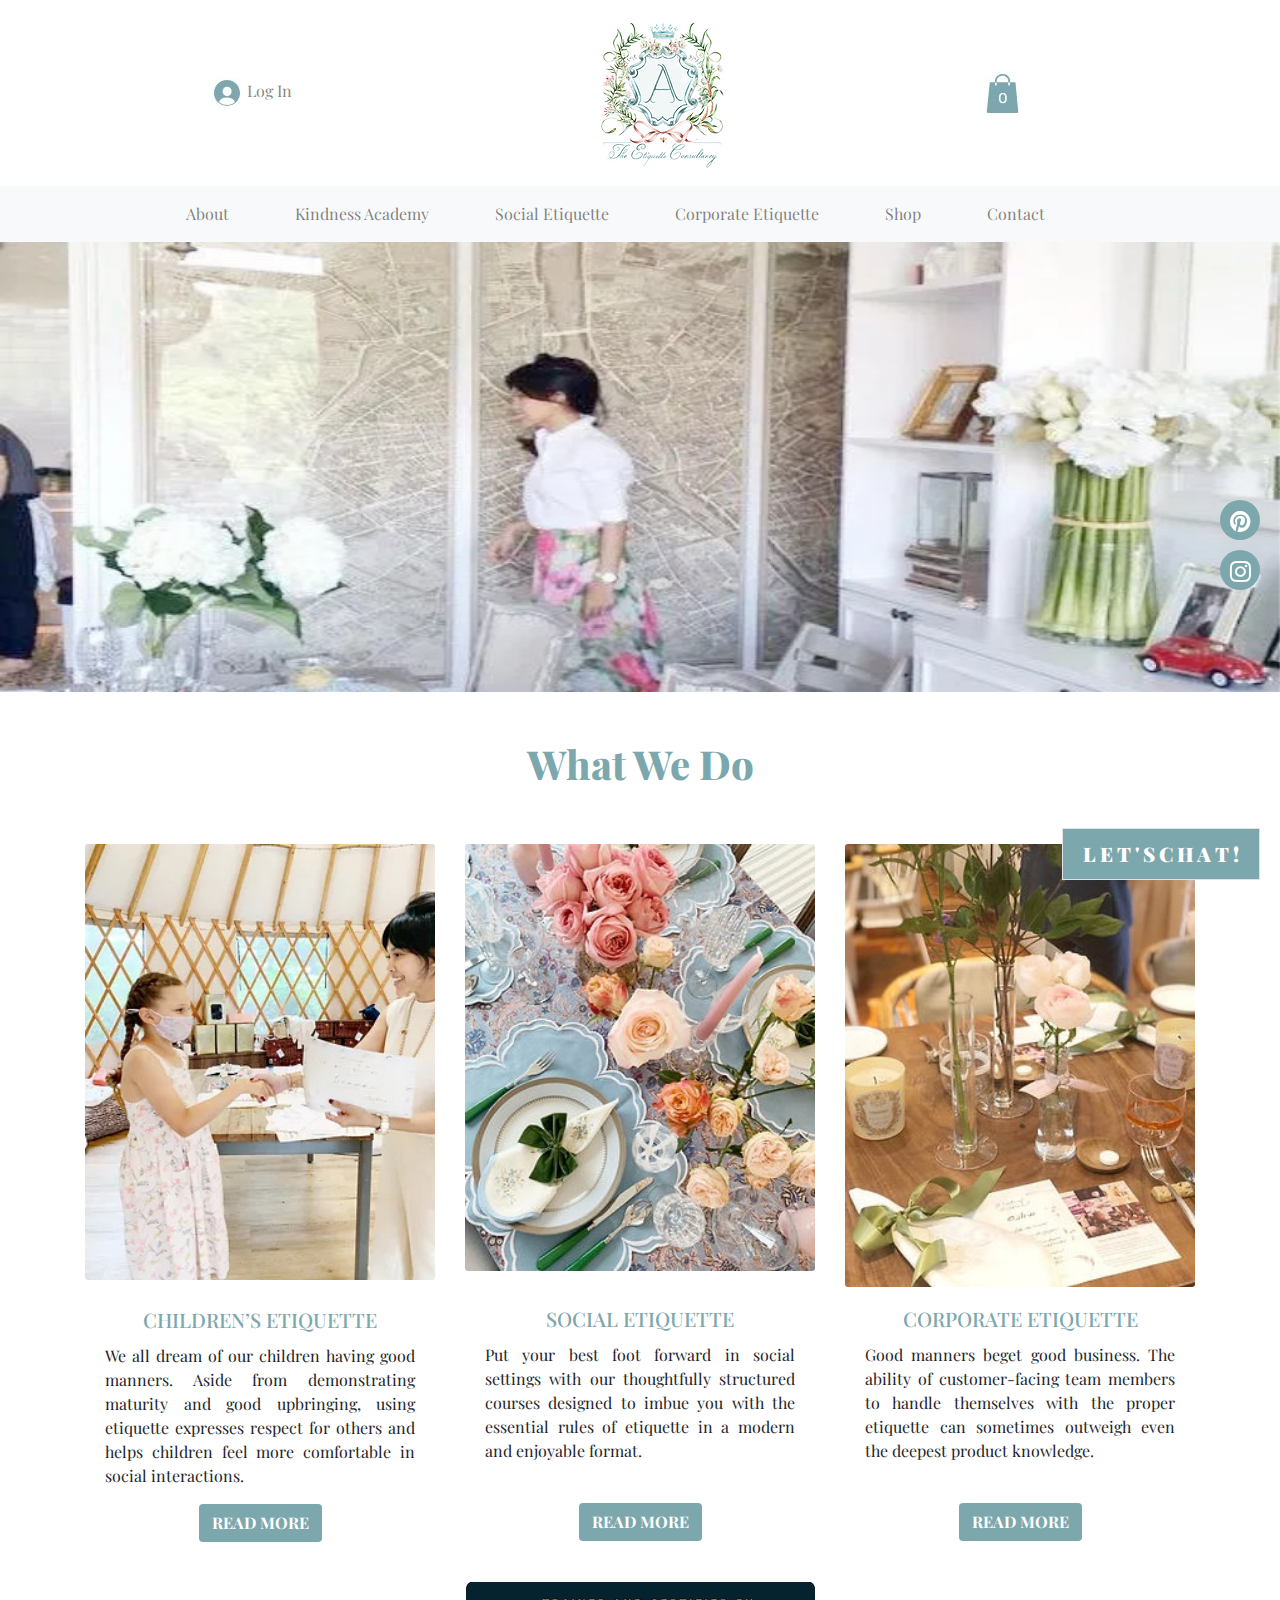
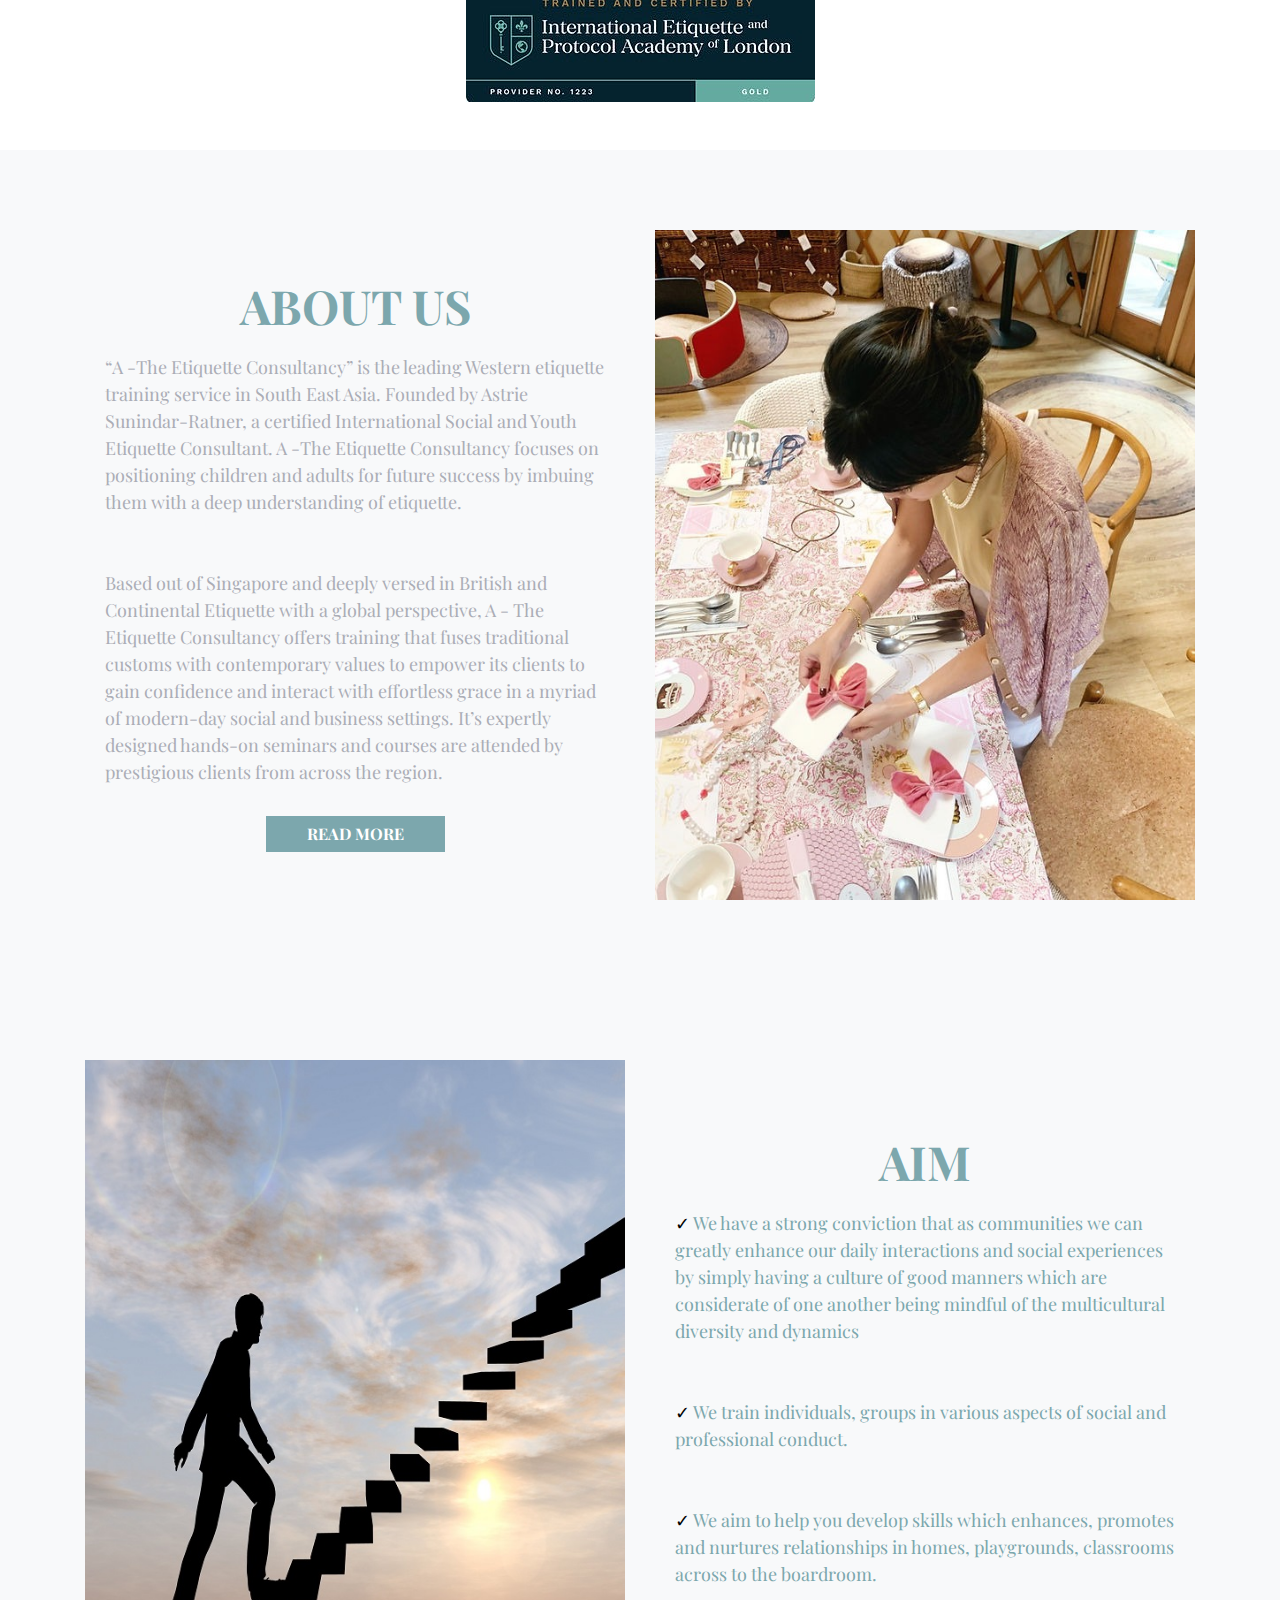
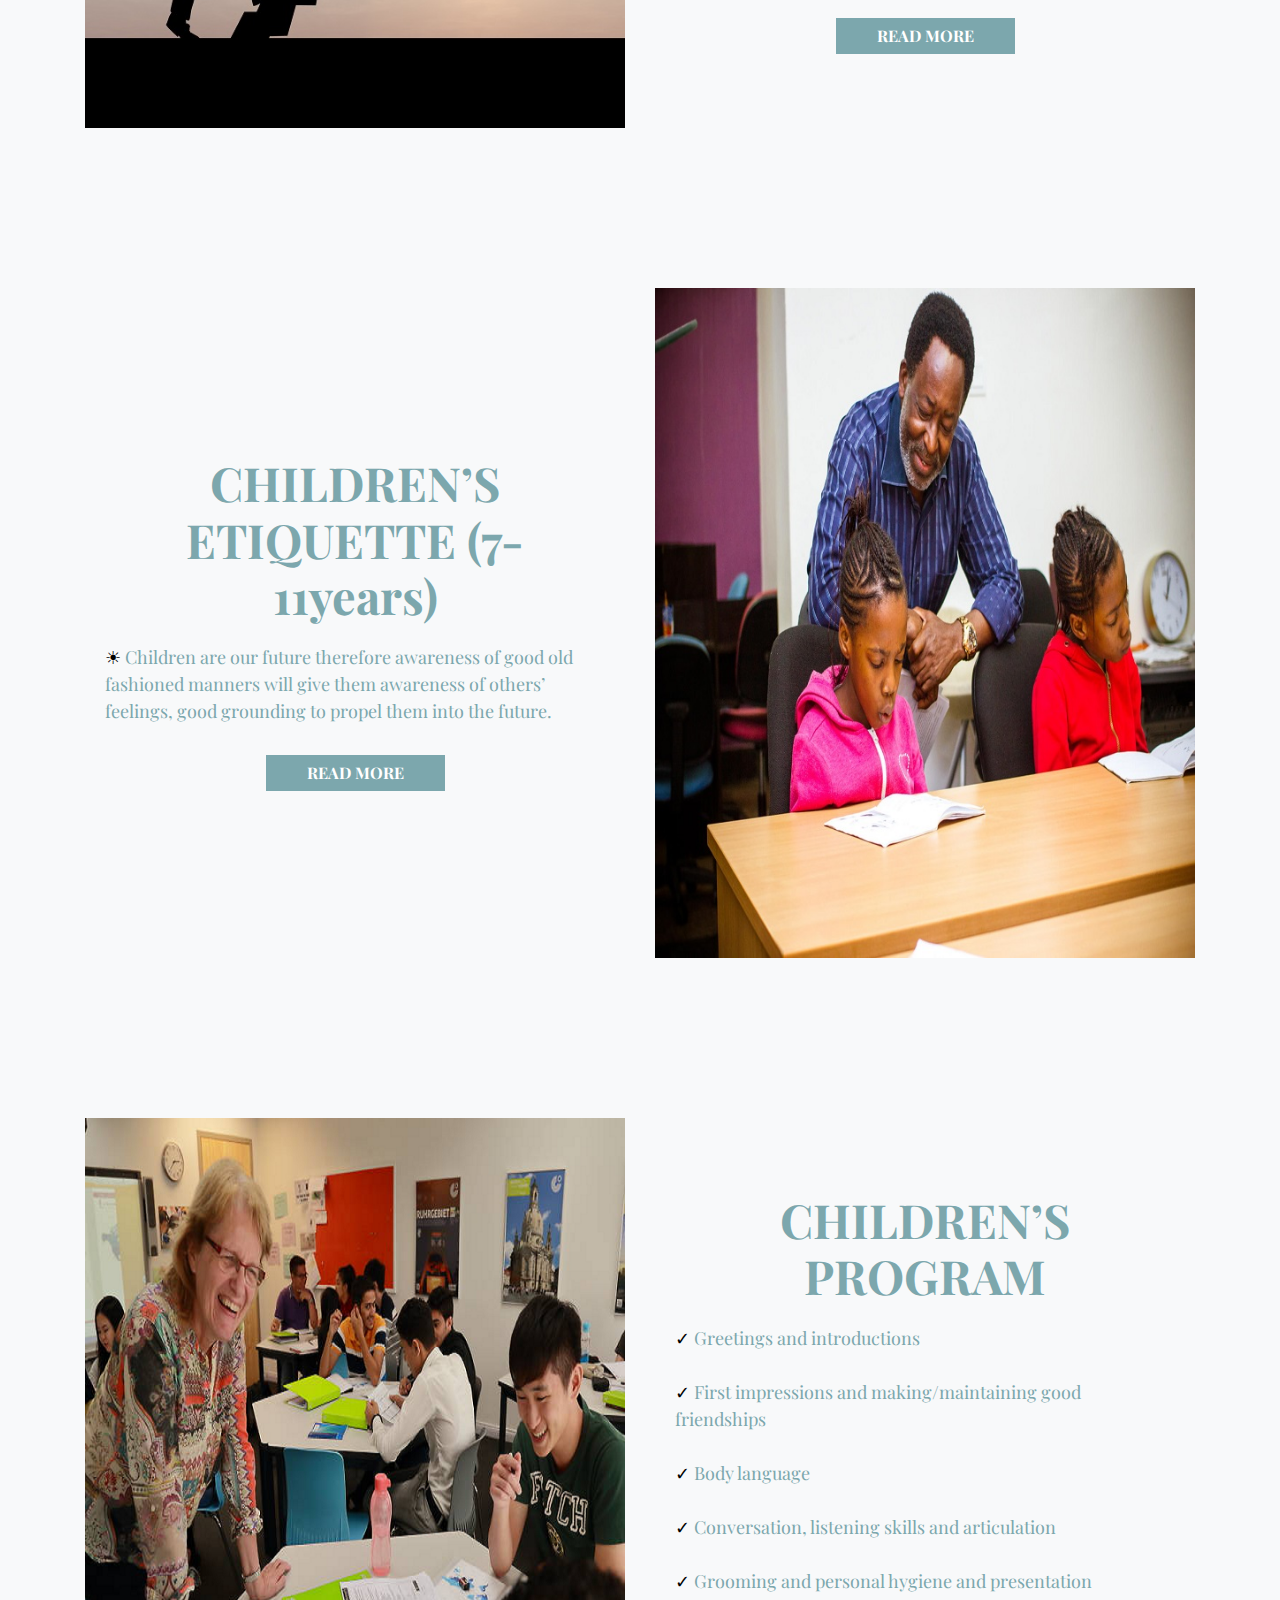
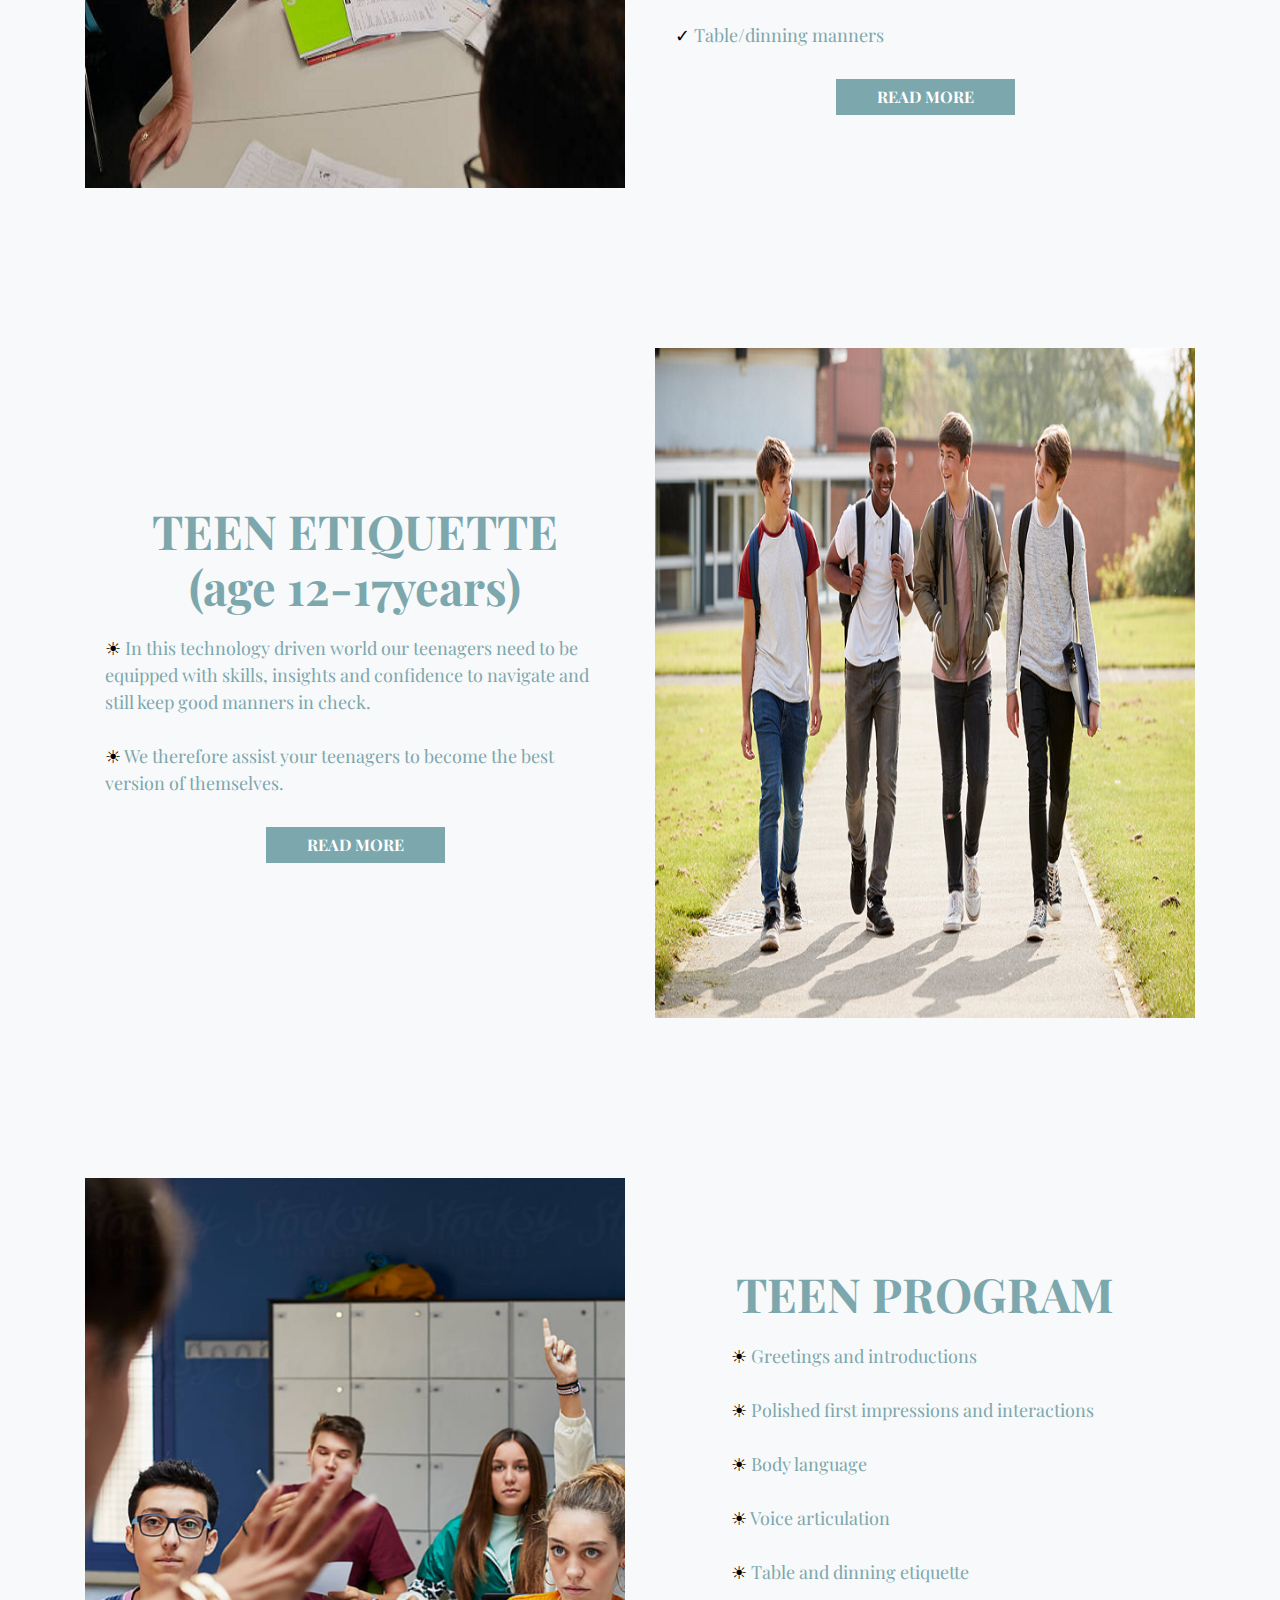
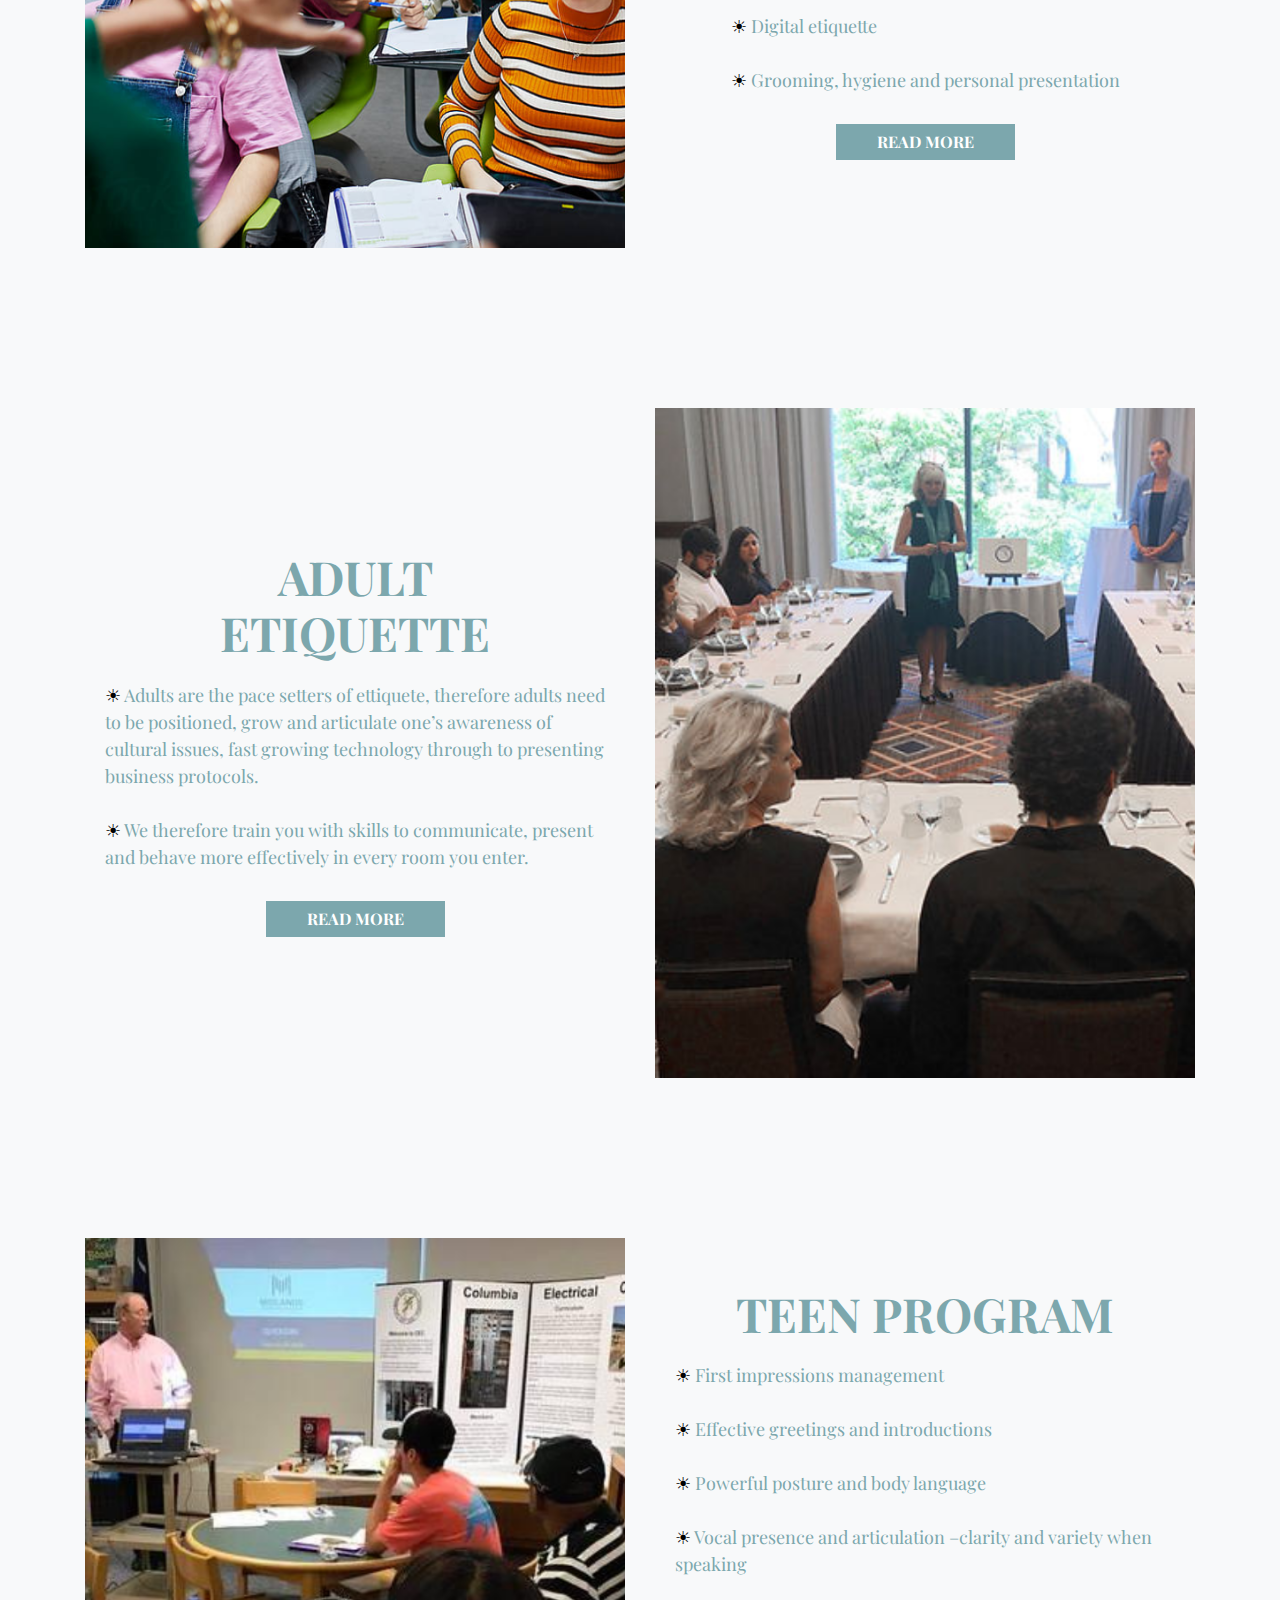
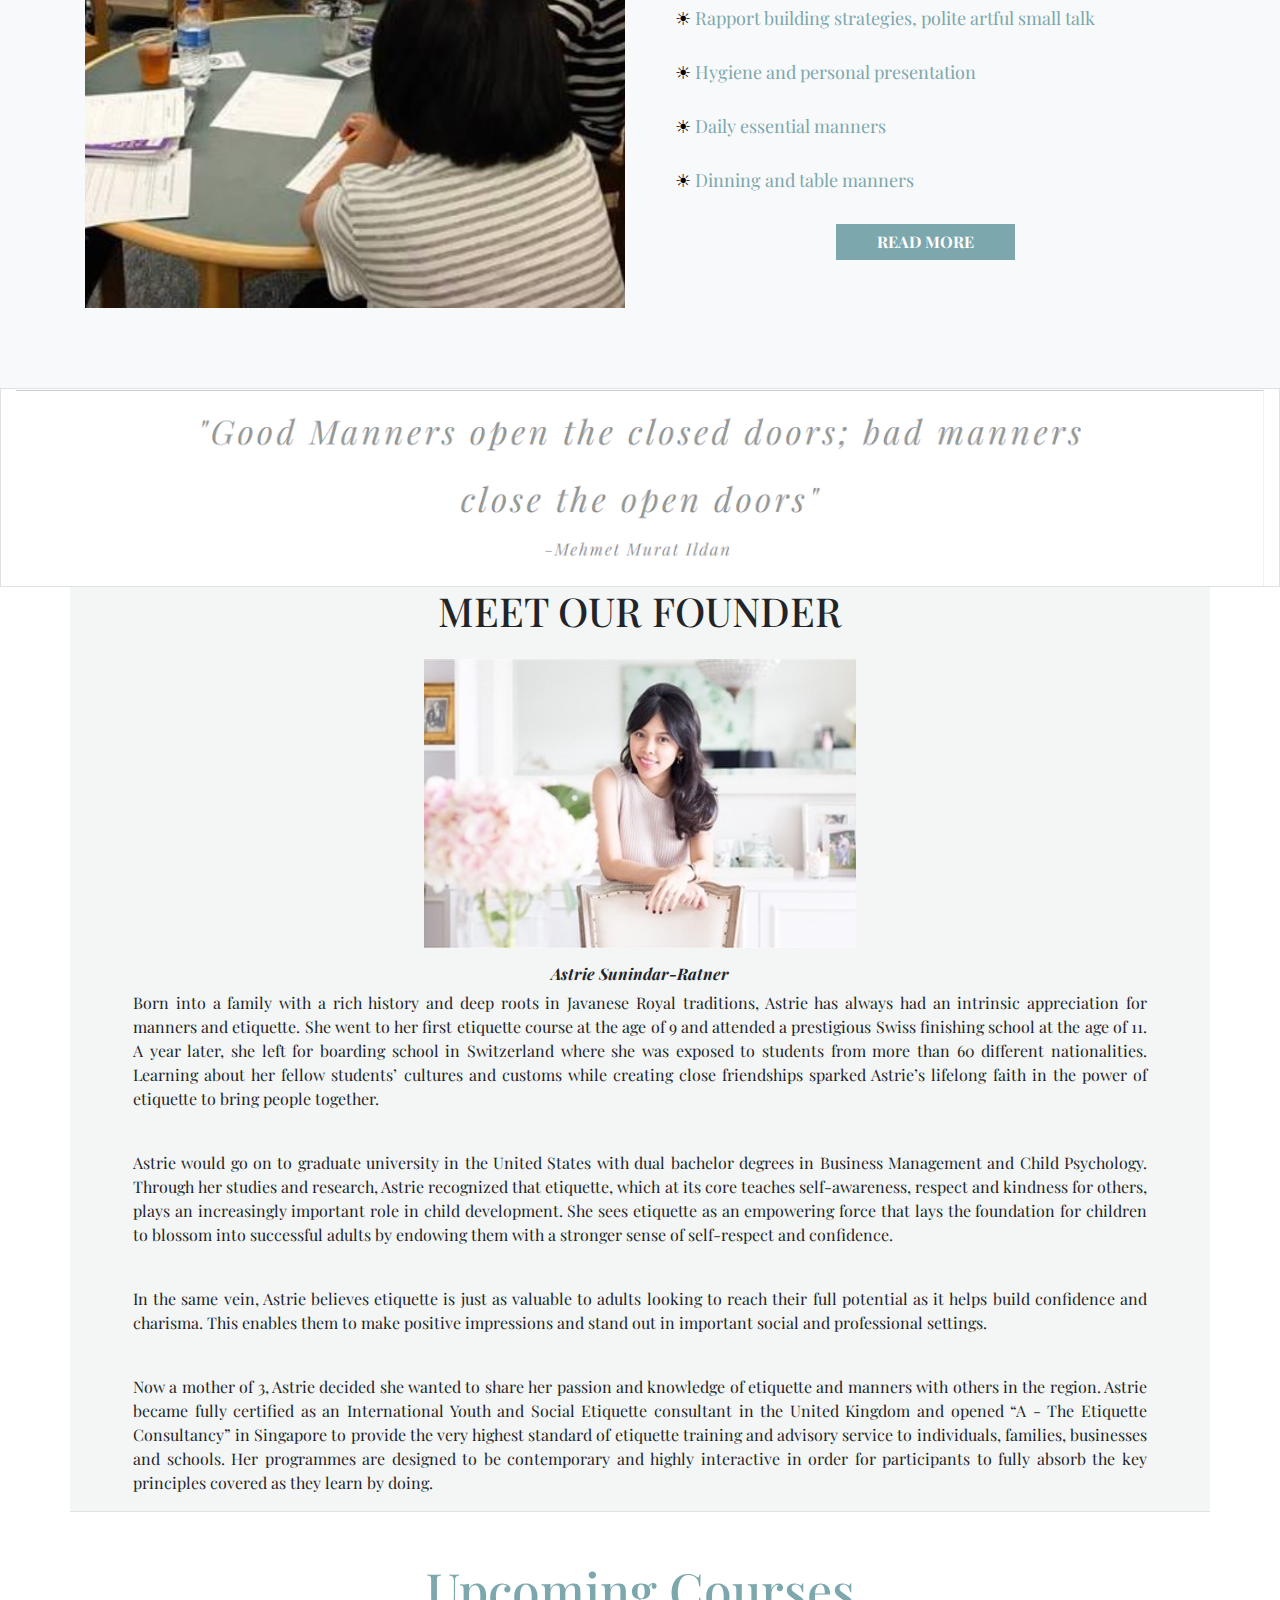
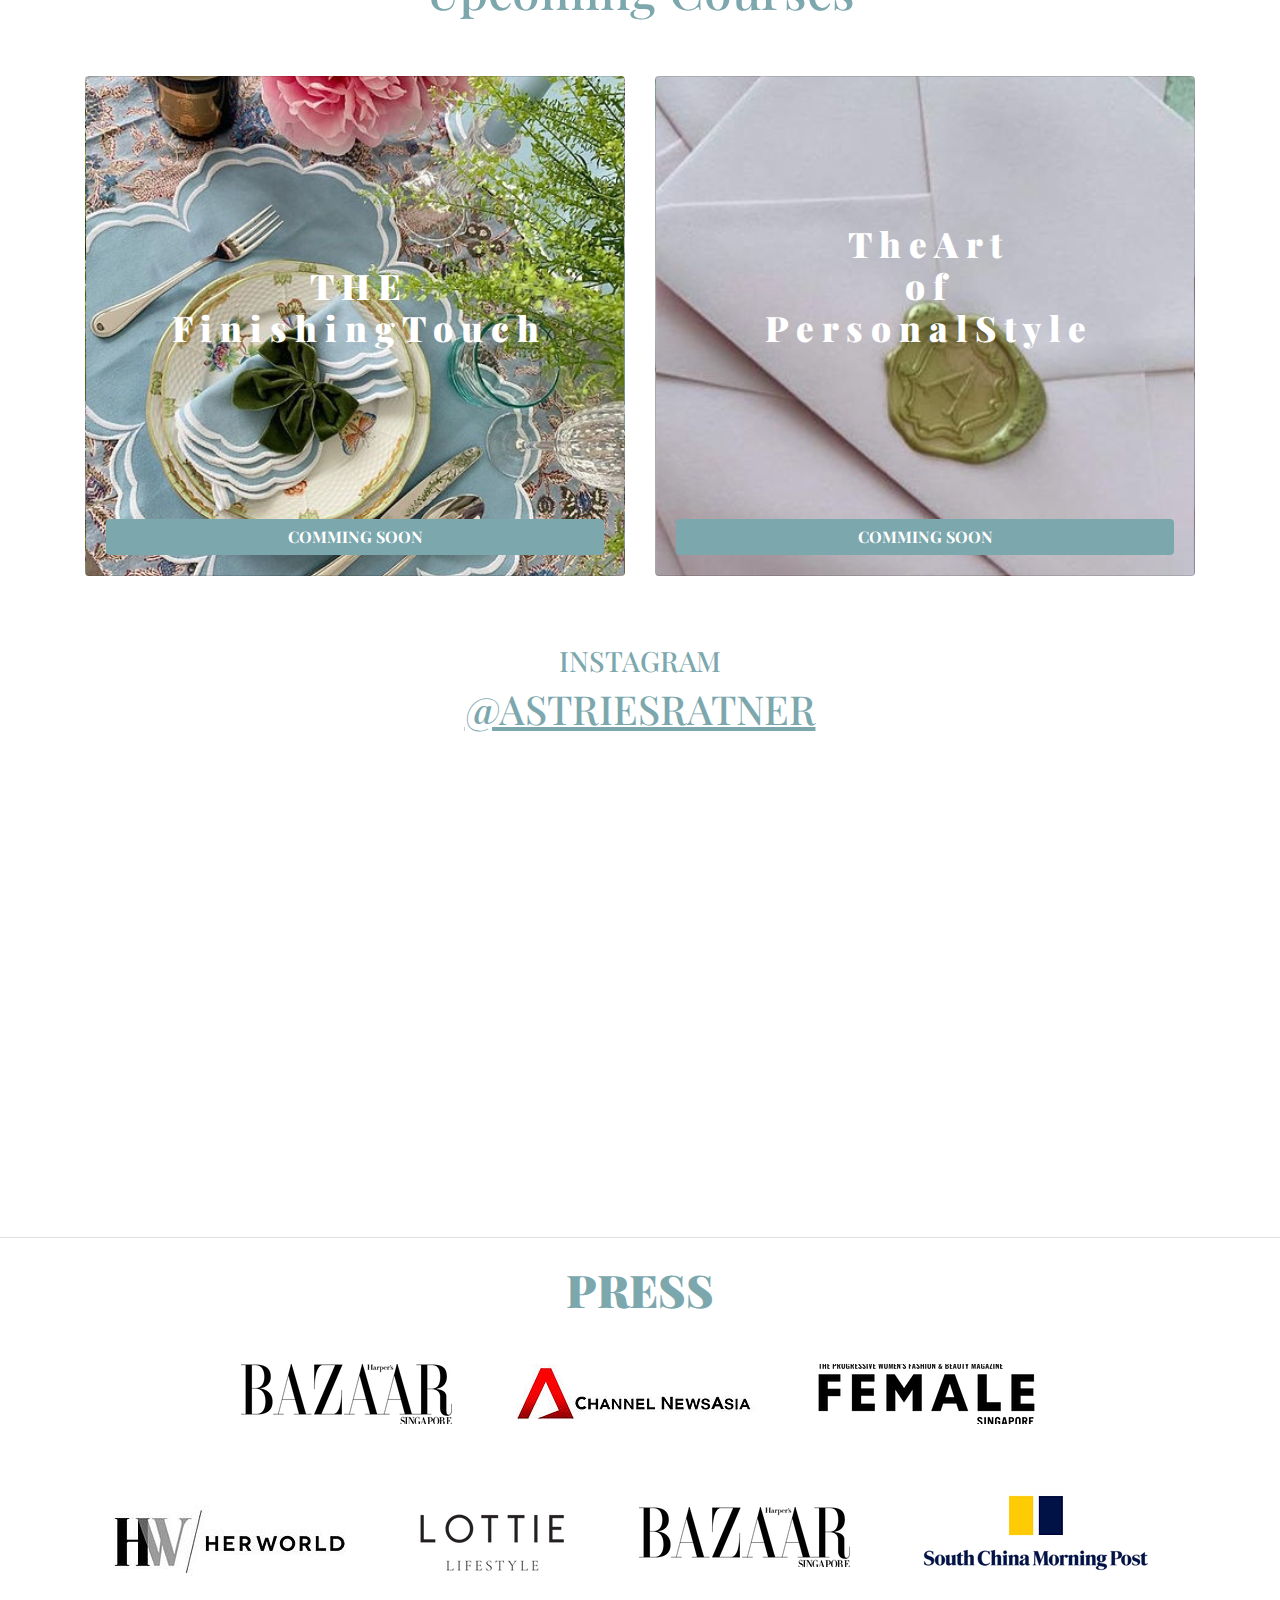
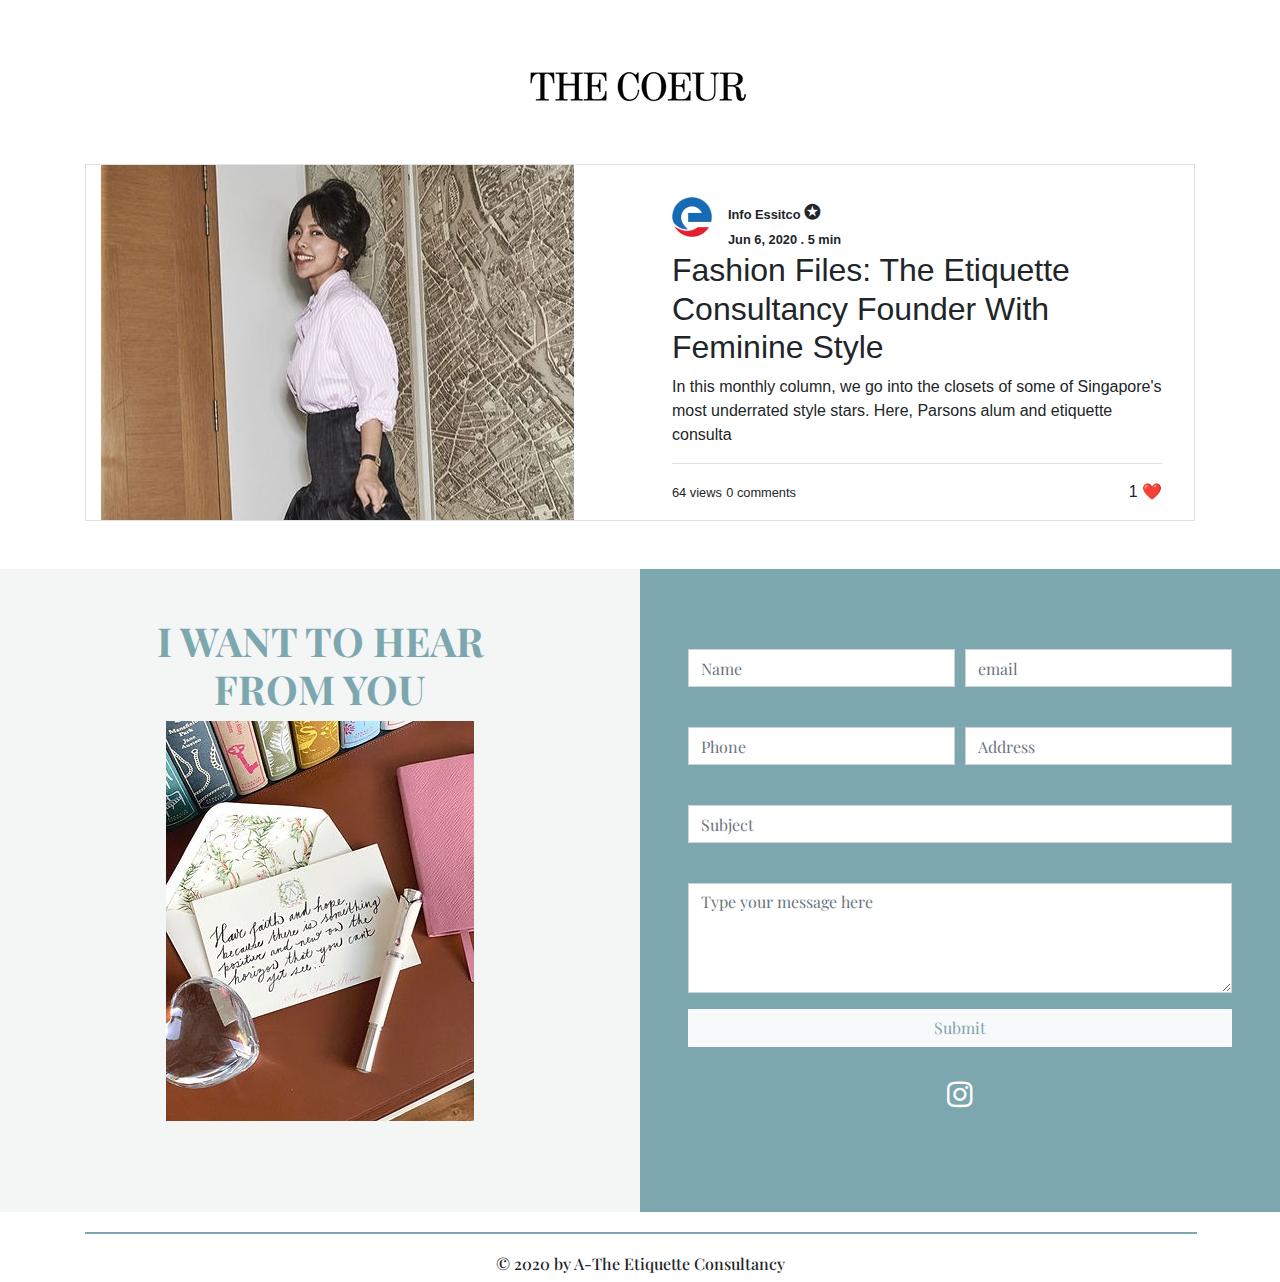
<file: index.html>
<!DOCTYPE html>
<html lang="en">

<head>
    <meta charset="UTF-8">
    <meta name="viewport" content="width=device-width, initial-scale=1.0">
    <link rel="stylesheet" href="https://cdnjs.cloudflare.com/ajax/libs/font-awesome/4.7.0/css/font-awesome.min.css">
    <link href="https://fonts.googleapis.com/css?family=Playfair+Display&display=swap" rel="stylesheet">

    <link rel="stylesheet" href="https://maxcdn.bootstrapcdn.com/bootstrap/4.5.2/css/bootstrap.min.css">
    <link rel="stylesheet" href="CSS/style.css">
    <title>Home The Etiquette Consultancy</title>

</head>

<body>

    <nav class="navbar navbar-expand-lg navbar-light bg-white">
        <div class="container">
            <ul class="navbar-nav mr-auto">
                <li class="nav-item">
                    <a class="nav-link d-none d-lg-inline" href="#"><img src="Image/avatar.jpg" alt=""> Log In</a>
                </li>
            </ul>
            <a class="navbar-brand mx-auto" href="#"><img src="Image/Logo-Crest.png" alt=""></a>
            <ul class="navbar-nav ml-auto">
                <li class="nav-item">
                    <a class="nav-link d-none d-lg-inline" style="font-size: 25px;" href="#"><img src="Image/cart.jpg"
                            alt=""></a>
                </li>
            </ul>
        </div>
    </nav>





    <!-- Second menu  -->
    <nav class="navbar navbar-expand-lg navbar-light">
        <div class="container">
            <button class="navbar-toggler" type="button" data-toggle="collapse" data-target="#navbarNav"
                aria-controls="navbarNav" aria-expanded="false" aria-label="Toggle navigation">
                <span class="navbar-toggler-icon"></span>
            </button>
            <div class="collapse navbar-collapse" id="navbarNav">
                <ul class="navbar-nav">
                    <li class="nav-item">
                        <a class="nav-link" href="#">About</a>
                    </li>
                    <li class="nav-item">
                        <a class="nav-link" href="#">Kindness Academy</a>
                    </li>
                    <li class="nav-item">
                        <a class="nav-link" href="#">Social Etiquette</a>
                    </li>
                    <li class="nav-item">
                        <a class="nav-link" href="#">Corporate Etiquette</a>
                    </li>
                    <li class="nav-item">
                        <a class="nav-link" href="#">Shop</a>
                    </li>
                    <li class="nav-item">
                        <a class="nav-link" href="#">Contact</a>
                    </li>
                </ul>
            </div>
        </div>
    </nav>
    <!-- second menu end  -->

    <!-- Slider Starts  -->
    <div id="carouselExampleSlidesOnly" class="carousel slide" data-ride="carousel">
        <div class="carousel-inner">
            <div class="carousel-item active">
                <img class="d-block w-100 img-fluid" src="Image/slider image 1.jpg" alt="First slide">
            </div>
            <div class="carousel-item">
                <img class="d-block w-100 img-fluid" src="Image/Slider image 2.jpg" alt="Second slide">
            </div>
        </div>
    </div>

    <!-- Slider Endss  -->


    <!-- Card section start  -->







    <div class="container">
        <div class="text-center p-5">
            <h1 style="color: #7ca7ad; font-weight: 800;">What We Do</h1>
        </div>
        <div class="row justify-content-center">
            <div class="col-lg-4 col-md-4 col-sm-6">
                <div class="card text-center border-0">
                    <img class="card-img" src="Image/Card 1.jpg" alt="Card image cap">
                    <div class="card-body">
                        <h5 class="card-title mt-2" style="color: #7ca7ad;">CHILDREN’S ETIQUETTE</h5>
                        <p class="card-text text-justify">We all dream of our children having good manners. Aside from
                            demonstrating maturity and good upbringing, using etiquette expresses respect for others and
                            helps children feel more comfortable in social interactions.</p>
                        <a href="#" style="background-color: #7ca7ad;" class="btn text-white font-weight-bold">READ
                            MORE</a>
                    </div>
                </div>
            </div>
            <div class="col-lg-4 col-md-4 col-sm-6">
                <div class="card text-center border-0">
                    <img class="card-img" src="Image/Card 2.jpg" alt="Card image cap">
                    <div class="card-body">
                        <h5 class="card-title mt-3" style="color: #7ca7ad;">SOCIAL ETIQUETTE</h5>
                        <p class="card-text text-justify">Put your best foot forward in social settings with our
                            thoughtfully structured courses designed to imbue you with the essential rules of etiquette
                            in a modern and enjoyable format.</p>
                        <a href="#" style="background-color: #7ca7ad;"
                            class=" mt-4 btn text-white font-weight-bold">READ
                            MORE</a>
                    </div>
                </div>
            </div>
            <div class="col-lg-4 col-md-4 col-sm-6">
                <div class="card text-center border-0">
                    <img class="card-img" src="Image/Card 3.jpg" alt="Card image cap">
                    <div class="card-body">
                        <h5 class="card-title" style="color: #7ca7ad;">CORPORATE ETIQUETTE</h5>
                        <p class="card-text text-justify">Good manners beget good business. The ability of
                            customer-facing team members to handle themselves with the proper etiquette can sometimes
                            outweigh even the deepest product knowledge.</p>
                        <a href="#" style="background-color: #7ca7ad;"
                            class=" mt-4 btn text-white font-weight-bold">READ
                            MORE</a>
                    </div>
                </div>
            </div>
        </div>
    </div>


    <!-- Card Section Endss  -->

    <!-- solo image starts  -->
    <div class="container text-center mb-5">
        <img src="Image/ekla img.jpg" alt="">
    </div>
    <!-- solo image endss  -->


    <!-- About us  hero section starts  -->
    <div class="container-fluid hero-section">
        <div class="container">
            <div class="row">
                
                <!-- Right Part: Text Content -->
                <div class="col-lg-6 hero-content ">
                    <div class="hero-text">
                        <h1 class="font-weight-bold" style="color:  #7ca7ad; font-size: 47px;">ABOUT US</h1>
                        <p class="text-left" style="color: #abadb6;">“A -The Etiquette Consultancy” is the leading
                            Western etiquette training
                            service in South
                            East Asia. Founded by Astrie Sunindar-Ratner, a certified International Social and Youth
                            Etiquette Consultant. A -The Etiquette Consultancy focuses on positioning children and
                            adults for future success by imbuing them with a deep understanding of etiquette.


                            <br> <br> <br>
                            Based out of Singapore and deeply versed in British and Continental Etiquette with a global
                            perspective, A - The Etiquette Consultancy offers training that fuses traditional customs
                            with contemporary values to empower its clients to gain confidence and interact with
                            effortless grace in a myriad of modern-day social and business settings. It’s expertly
                            designed hands-on seminars and courses are attended by prestigious clients from across the
                            region.

                            ​
                        </p>
                        <a href="#" class="btn text-white font-weight-bold rounded-0"
                            style="background-color:  #7ca7ad; padding: 5px 40px  5px 40px;">READ MORE</a>
                    </div>
                </div>
                <!-- Left Part: Image -->
                <div class="col-lg-6 hero-content">
                    <img src="Image/Hero img.jpg" alt="Hero Image" class="hero-image img-fluid">
                </div>
            </div>
        </div>
    </div>
    <!-- About us hero section endss  -->

    <!-- Aim Section Starts  -->
    <div class="container-fluid hero-section ">
        <div class="container">
            <div class="row">
              
                <div class="col-lg-6 hero-content">
                    <img src="Image/aim.jpg" alt="Hero Image" class="hero-image img-fluid">
                </div>
                <!-- Right Part: Text Content -->
                <div class="col-lg-6 hero-content ">
                    <div class="hero-text">
                        <h1 class="font-weight-bold" style="color:  #7ca7ad; font-size: 47px;">AIM</h1>
                        <p class="text-left" style="color: #7ca7ad;"><span style="color: black;">✓</span> We have a strong conviction that as communities we can 
                             greatly enhance our daily interactions and social experiences 
                              by simply having a culture of good manners which are 
                              considerate of one another being mindful of the multicultural
                               diversity and dynamics
                            <br> <br> <br>
                            <span style="color: black;">✓</span> We train individuals, groups in various aspects of social and professional conduct.
                            <br> <br> <br>
                            <span style="color: black;">✓</span>   We aim to help you develop skills which enhances, promotes and nurtures relationships in homes, playgrounds, classrooms across to the boardroom.

                            ​
                        </p>
                        <a href="#" class="btn text-white font-weight-bold rounded-0"
                            style="background-color:  #7ca7ad; padding: 5px 40px  5px 40px;">READ MORE</a>
                    </div>
                </div>
              
            </div>
        </div>
    </div>
    <!-- Aim Section Endss  -->


 <!-- Childrens Equitities  hero section starts  -->
 <div class="container-fluid hero-section ">
    <div class="container">
        <div class="row">
            
            <!-- Right Part: Text Content -->
            <div class="col-lg-6 hero-content ">
                <div class="hero-text">
                    <h1 class="font-weight-bold" style="color:  #7ca7ad; font-size: 47px;">CHILDREN’S ETIQUETTE (7-11years)</h1>
                    <p class="text-left" style="color: #7ca7ad;"> <span style="color: black;">☀</span> Children are our future therefore awareness of good old fashioned manners will give them awareness of others’ feelings, good grounding to propel them into the future.
                    </p>
                    <a href="#" class="btn text-white font-weight-bold rounded-0"
                        style="background-color:  #7ca7ad; padding: 5px 40px  5px 40px;">READ MORE</a>
                </div>
            </div>
            <!-- Left Part: Image -->
            <div class="col-lg-6 hero-content">
                <img src="Image/CHILDREN’S ETIQUETTE .jpg" alt="Hero Image" class="hero-image img-fluid">
            </div>
        </div>
    </div>
</div>
<!-- Childrens Equitities hero section endss  -->


<!-- CHILDREN’S PROGRAM Section Starts  -->
<div class="container-fluid hero-section ">
    <div class="container">
        <div class="row">
          
            <div class="col-lg-6 hero-content">
                <img src="Image/CHILDREN’S PROGRAM.png" alt="Hero Image" class="hero-image img-fluid">
            </div>
            <!-- Right Part: Text Content -->
            <div class="col-lg-6 hero-content ">
                <div class="hero-text">
                    <h1 class="font-weight-bold" style="color:  #7ca7ad; font-size: 47px;">CHILDREN’S PROGRAM</h1>
                    <p class="text-left" style="color: #7ca7ad;"><span style="color: black;">✓</span> Greetings and introductions 
                        <br> <br> 
                        <span style="color: black;">✓</span> First impressions and making/maintaining good friendships
                        <br> <br> 
                        <span style="color: black;">✓</span> Body language
                        <br> <br> 
                        <span style="color: black;">✓</span> Conversation, listening skills and articulation    
                        <br> <br> 
                        <span style="color: black;">✓</span> Grooming and personal hygiene and presentation
                        <br> <br> 
                        <span style="color: black;">✓</span> Table/dinning manners
                    </p>
                    <a href="#" class="btn text-white font-weight-bold rounded-0"
                        style="background-color:  #7ca7ad; padding: 5px 40px  5px 40px;">READ MORE</a>
                </div>
            </div>
          
        </div>
    </div>
</div>
<!-- CHILDREN’S PROGRAM Section Endss  -->



 <!-- Teenage Equitities  hero section starts  -->
 <div class="container-fluid hero-section ">
    <div class="container">
        <div class="row">
            
            <!-- Right Part: Text Content -->
            <div class="col-lg-6 hero-content ">
                <div class="hero-text">
                    <h1 class="font-weight-bold" style="color:  #7ca7ad; font-size: 47px;">TEEN ETIQUETTE (age 12-17years)</h1>
                    <p class="text-left" style="color: #7ca7ad;"> <span style="color: black;">☀</span> In this technology driven world our teenagers need to be equipped with skills, insights and confidence to navigate and still keep good manners in check.
                        <br> <br>
                        <span style="color: black;">☀</span> We therefore assist your teenagers to become the best version of themselves.
                    </p>
                    <a href="#" class="btn text-white font-weight-bold rounded-0"
                        style="background-color:  #7ca7ad; padding: 5px 40px  5px 40px;">READ MORE</a>
                </div>
            </div>
            <!-- Left Part: Image -->
            <div class="col-lg-6 hero-content">
                <img src="Image/TEEN ETIQUETTE .png" alt="Hero Image" class="hero-image img-fluid">
            </div>
        </div>
    </div>
</div>
<!-- Teenage Equitities hero section endss  -->


<!-- Teen program Section Starts  -->
<div class="container-fluid hero-section ">
    <div class="container">
        <div class="row">
          
            <div class="col-lg-6 hero-content">
                <img src="Image/Teen program.png" alt="Hero Image" class="hero-image img-fluid">
            </div>
            <!-- Right Part: Text Content -->
            <div class="col-lg-6 hero-content ">
                <div class="hero-text">
                    <h1 class="font-weight-bold" style="color:  #7ca7ad; font-size: 47px;">TEEN PROGRAM</h1>
                    <p class="text-left" style="color: #7ca7ad;"><span style="color: black;">☀</span> Greetings and introductions 
                        <br> <br> 
                        <span style="color: black;">☀</span> Polished first impressions and interactions
                        <br> <br> 
                        <span style="color: black;">☀</span> Body language
                        <br> <br> 
                        <span style="color: black;">☀</span> Voice articulation
                        <br> <br> 
                        <span style="color: black;">☀</span> Table and dinning etiquette
                        <br> <br> 
                        <span style="color: black;">☀</span> Digital etiquette
                        <br> <br> 
                        <span style="color: black;">☀</span> Grooming, hygiene and personal presentation
                    </p>
                    <a href="#" class="btn text-white font-weight-bold rounded-0"
                        style="background-color:  #7ca7ad; padding: 5px 40px  5px 40px;">READ MORE</a>
                </div>
            </div>
          
        </div>
    </div>
</div>
<!-- Teen program Section Endss  -->


 <!-- ADULT ETIQUETTE  hero section starts  -->
 <div class="container-fluid hero-section ">
    <div class="container">
        <div class="row">
            
            <!-- Right Part: Text Content -->
            <div class="col-lg-6 hero-content ">
                <div class="hero-text">
                    <h1 class="font-weight-bold" style="color:  #7ca7ad; font-size: 47px;"> ADULT <br> ETIQUETTE</h1>
                    <p class="text-left" style="color: #7ca7ad;"> <span style="color: black;">☀</span> Adults are the pace setters of ettiquete, therefore adults need to be positioned, grow and articulate one’s awareness of cultural issues, fast growing technology through to presenting business protocols.
                        <br> <br>
                        <span style="color: black;">☀</span> We therefore train you with skills to communicate, present and behave more effectively in every room you enter.
                    </p>
                    <a href="#" class="btn text-white font-weight-bold rounded-0"
                        style="background-color:  #7ca7ad; padding: 5px 40px  5px 40px;">READ MORE</a>
                </div>
            </div>
            <!-- Left Part: Image -->
            <div class="col-lg-6 hero-content">
                <img src="Image/adult.png" alt="Hero Image" class="hero-image img-fluid">
            </div>
        </div>
    </div>
</div>
<!-- ADULT ETIQUETTE hero section endss  -->



<!-- Teen program two Section Starts  -->
<div class="container-fluid hero-section ">
    <div class="container">
        <div class="row">
          
            <div class="col-lg-6 hero-content">
                <img src="Image/ADULT PROGRAM.png" alt="Hero Image" class="hero-image img-fluid">
            </div>
            <!-- Right Part: Text Content -->
            <div class="col-lg-6 hero-content ">
                <div class="hero-text">
                    <h1 class="font-weight-bold" style="color:  #7ca7ad; font-size: 47px;">TEEN PROGRAM</h1>
                    <p class="text-left" style="color: #7ca7ad;">
                        <span style="color: black;">☀</span> First impressions management
                        <br> <br> 
                        <span style="color: black;">☀</span> Effective greetings and introductions
                        <br> <br> 
                        <span style="color: black;">☀</span> Powerful posture and body language
                        <br> <br> 
                        <span style="color: black;">☀</span> Vocal presence and articulation –clarity and variety when speaking
                        <br> <br> 
                        <span style="color: black;">☀</span> Rapport building strategies, polite artful small talk
                        <br> <br> 
                        <span style="color: black;">☀</span> Hygiene and personal presentation
                        <br> <br> 
                        <span style="color: black;">☀</span> Daily essential manners
                        <br> <br> 
                        <span style="color: black;">☀</span> Dinning and table manners
                    </p>
                    <a href="#" class="btn text-white font-weight-bold rounded-0"
                        style="background-color:  #7ca7ad; padding: 5px 40px  5px 40px;">READ MORE</a>
                </div>
            </div>
          
        </div>
    </div>
</div>
<!-- Teen program two Section Endss  -->


    <!-- Quote Section Starts  -->
    <div class="container-fluid border">
        <img class="img-fluid" src="Image/quotes.png" alt="">
    </div>
    <!-- Quote Section Endss  -->


    <!-- Meet our Founder starts  -->


    <div class="container text-center border-bottom" style="background-color: #f4f5f5;">
        <h1>MEET OUR FOUNDER</h1>
        <img class="p-3 img-fluid" src="Image/Founder.jpg" alt="Founder Image">
        <h6 class="font-italic font-weight-bold">Astrie Sunindar-Ratner</h6>
        <p class="text-justify pcls pl-lg-5 pr-lg-5">
            Born into a family with a rich history and deep roots in Javanese Royal traditions, Astrie has always had an
            intrinsic appreciation for manners and etiquette. She went to her first etiquette course at the age of 9 and
            attended a prestigious Swiss finishing school at the age of 11. A year later, she left for boarding school
            in Switzerland where she was exposed to students from more than 60 different nationalities. Learning about
            her fellow students’ cultures and customs while creating close friendships sparked Astrie’s lifelong faith
            in the power of etiquette to bring people together.
        </p>
        <!-- Add a line break for larger screens -->
        <br class="d-none d-md-block">
        <p class="text-justify pcls pl-lg-5 pr-lg-5">
            Astrie would go on to graduate university in the United States with dual bachelor degrees in Business
            Management and Child Psychology. Through her studies and research, Astrie recognized that etiquette, which
            at its core teaches self-awareness, respect and kindness for others, plays an increasingly important role in
            child development. She sees etiquette as an empowering force that lays the foundation for children to
            blossom into successful adults by endowing them with a stronger sense of self-respect and confidence.
        </p>
        <!-- Add a line break for larger screens -->
        <br class="d-none d-md-block">
        <p class="text-justify pcls pl-lg-5 pr-lg-5">
            In the same vein, Astrie believes etiquette is just as valuable to adults looking to reach their full
            potential as it helps build confidence and charisma. This enables them to make positive impressions and
            stand out in important social and professional settings.
        </p>
        <!-- Add a line break for larger screens -->
        <br class="d-none d-md-block">
        <p class="text-justify pcls pl-lg-5 pr-lg-5">
            Now a mother of 3, Astrie decided she wanted to share her passion and knowledge of etiquette and manners
            with others in the region. Astrie became fully certified as an International Youth and Social Etiquette
            consultant in the United Kingdom and opened “A - The Etiquette Consultancy” in Singapore to provide the very
            highest standard of etiquette training and advisory service to individuals, families, businesses and
            schools. Her programmes are designed to be contemporary and highly interactive in order for participants to
            fully absorb the key principles covered as they learn by doing.
        </p>
    </div>


    <!-- Meet our Founder endss  -->




    <!-- Upcomming Courses Section Starts  -->
    <div class="container mt-5 mb-5">
        <h1 class="text-center  pb-5" style="color: #7ca7ad; font-size: 50px;">Upcoming Courses</h1>
        <div class="row">
            <div class="col-lg-6">
                <div class="card custom-card" style="background-image: url('Image/course1.jpg');">
                    <h1 style="margin-bottom: 170px; font-size: 35px; font-weight: 900;">T H E <br> F i n i s h i n g T
                        o u c h</h1>
                    <a href="#" class="btn text-white font-weight-bold"
                        style="background-color:  #7ca7ad; padding: 5px 20px  5px 20px;">COMMING SOON</a>
                </div>
            </div>
            <div class="col-lg-6">
                <div class="card custom-card" style="background-image: url('Image/course2.jpg');">
                    <h1 style="margin-bottom: 170px; font-size: 35px; font-weight: 900;">T h e A r t <br> o f <br> P e r
                        s o n a l
                        S t y l e </h1>
                    <a href="#" class="btn text-white font-weight-bold"
                        style="background-color:  #7ca7ad; padding: 5px 40px  5px 40px;">COMMING SOON</a>
                </div>
            </div>
        </div>
    </div>

    <!-- Upcomming Courses Section Endss  -->



    <!-- instagram Section Starts -->
    <div class="container-fluid text-center border-bottom" style="color:#7ca7ad;">
        <h3>INSTAGRAM</h3>
        <h1 style="text-decoration: underline;">@ASTRIESRATNER</h1>
        <br> <br><br> <br><br> <br><br> <br><br> <br> <br> <br><br> <br><br> <br><br> <br><br>
        <p class="container-fluid"></p> <br>
    </div>
    <!-- instagram Section Ends -->



    <!-- Press Section Starts  -->
    <div class="container-fluid text-center " style="color:#7ca7ad;">
        <h1 class="m-4" style="font-size: 45px; font-weight: 900;">PRESS</h1>
        <div class="container">
            <img class=" p-4 mr-1" src="Image/press/bazaar-sg-logo-v2 (1).png" alt="img1">
            <img class=" p-4 mr-1" src="Image/press/channelnewsasia_edited.png" alt="img1">
            <img class=" p-4 mr-1" src="Image/press/female.png" alt="img1">
            <img class=" p-4 mr-1" src="Image/press/Her-world-logo_edited.png" alt="img1">
            <img class=" p-4 mr-1" src="Image/press/lottie.png" alt="img1">
            <img class=" p-4 mr-1" src="Image/press/bazaar-sg-logo-v2 (1).png" alt="img1">
            <img class=" p-4 mr-1" src="Image/press/scmp_logo_facebook_share_600x310.png" alt="img1">
            <img class=" p-4 mr-1" src="Image/press/The-Coeur-Logo-White-Margin-1500 (1).png" alt="img1">
        </div>

    </div>
    <!-- Press Section Endss  -->

    <!-- blog starts  -->



    <div class="container row mx-auto"
        style="margin-top: 30px; font-family: 'Lucida Sans', 'Lucida Sans Regular', 'Lucida Grande', 'Lucida Sans Unicode', Geneva, Verdana, sans-serif;">
        <div class="border border-right-0 col-lg-6 col-md-6 col-sm-12">
            <img class="img-fluid" src="Image/afa.jpg" alt="">
        </div>
        <div class="border border-left-0 col-lg-6 col-md-6 col-sm-12" style="padding: 32px 32px 0px 32px;">
            <div class="d-flex">
                <div><img width="40" src="Image/photo.jpg" alt=""></div>
                <div class="ml-3">
                    <div><small style="font-weight: 600;">Info Essitco <span style="font-size: 20px;">✪</span></small>
                    </div>
                    <div><small style="font-weight: 600;">Jun 6, 2020 . 5 min </small></div>
                </div>

            </div>
            <div class="">
                <h2 style="font-weight: 400;">Fashion Files: The Etiquette Consultancy Founder With Feminine Style</h2>
                <p class="">In this monthly column, we go into the closets of some of Singapore's most
                    underrated style stars.
                    Here, Parsons alum and etiquette consulta</p>
                <p class="border-bottom"></p>
                <div class="d-flex justify-content-between">
                    <div>
                        <p><small>64 views</small> <span><small>0 comments</small></span></p>

                    </div>
                    <div>
                        <p class="tex-end"> 1 ❤️️</p>
                    </div>
                </div>
            </div>
        </div>

    </div>




    <!-- blog endss  -->


    <!-- contact form starts  -->

    <div class="container-fluid mt-5" style="color: #7da7ae;">
        <div class="row">
            <!-- Left Part: Image with H1 -->
            <div class=" col-md-6 text-center p-5" style="background-color: #f4f5f5;">
                <h1 class="font-weight-bold">I WANT TO HEAR <br> FROM YOU</h1>
                <img src="Image/contact image.jpg" alt="Image" class="img-fluid">
            </div>

            <!-- Right Part: Contact Form -->
            <div class="col-md-6  p-5" style="background-color: #7da7ae;">
                <h2></h2>
                <form action="your-server-url" method="post">
                    <div class="form-row">
                        <div class="form-group col-md-6">
                            <label for="name"></label>
                            <input type="text" class="form-control rounded-0" id="name" name="name" required placeholder="Name">
                        </div>
                        <div class="form-group col-md-6">
                            <label for="email"></label>
                            <input type="email" class="form-control rounded-0" id="email" name="email" required
                                placeholder="email">
                        </div>
                    </div>
                    <div class="form-row">
                        <div class="form-group col-md-6">
                            <label for="phone"></label>
                            <input type="tel" class="form-control rounded-0" id="phone" name="phone" placeholder="Phone">
                        </div>
                        <div class="form-group col-md-6">
                            <label for="address"></label>
                            <input type="text" class="form-control rounded-0" id="address" name="address" placeholder="Address">
                        </div>
                    </div>
                    <div class="form-group">
                        <label for="subject"></label>
                        <input type="text" class="form-control rounded-0" id="subject" name="subject" required placeholder="Subject">
                    </div>
                    <div class="form-group">
                        <label for="message"></label>
                        <textarea class="form-control rounded-0" id="message" name="message" rows="4"
                            placeholder="Type your message here" required></textarea>
                    </div>
                    <div class="text-center">
                        <button type="submit" class="btn btn-light rounded-0 w-100 " style="color: #7ca7ad;">Submit</button>
                    </div>
                </form>
                <div class="mt-3 text-center mt-4 mb-5">
                    <a style="font-size: 30px;" href="#" class=" text-white"><i class="fa fa-instagram"></i> </a>
                </div>
            </div>
        </div>
    </div>

    <!-- contact form endss  -->

    <!-- line  -->
    <div class="container text-center">
        <hr class="custom-hr" 
    style="border: 1px solid #7da7ae; margin: 20px 0;  width: 100%;">
    </div>
    <!-- line  -->

    <!-- footer starts -->
    <div class="container text-center">
        <h6>© 2020 by A-The Etiquette Consultancy</h6>
    </div>
    <!-- footer endss -->

<!-- Sticky Chat Button -->
<div class="sticky-chat-button">
    <button style="background-color: #7ca7ad;
    font-size: 20px;
    font-weight: 900;
    padding: 10px 20px 10px 20px;
    " class="text-white  border rounded-0" id="chatButton">L E T ' S    C H A T !</button>
</div>

<!-- Sticky Social Icons -->
<div class="sticky-social-icons">
    <a style="background-color: #7ca7ad;" href="#" class="social-icon"><i class="fa fa-pinterest"></i></a>
    <a style="background-color: #7ca7ad;" href="#" class="social-icon"><i class="fa fa-instagram"></i></a>
</div>



    <!-- Include Bootstrap JS and jQuery (for the navbar toggle functionality) -->
    <script src="https://code.jquery.com/jquery-3.5.1.slim.min.js"></script>
    <script src="https://cdn.jsdelivr.net/npm/@popperjs/core@2.5.3/dist/umd/popper.min.js"></script>
    <script src="https://maxcdn.bootstrapcdn.com/bootstrap/4.5.2/js/bootstrap.min.js"></script>
</body>

</html>
</file>
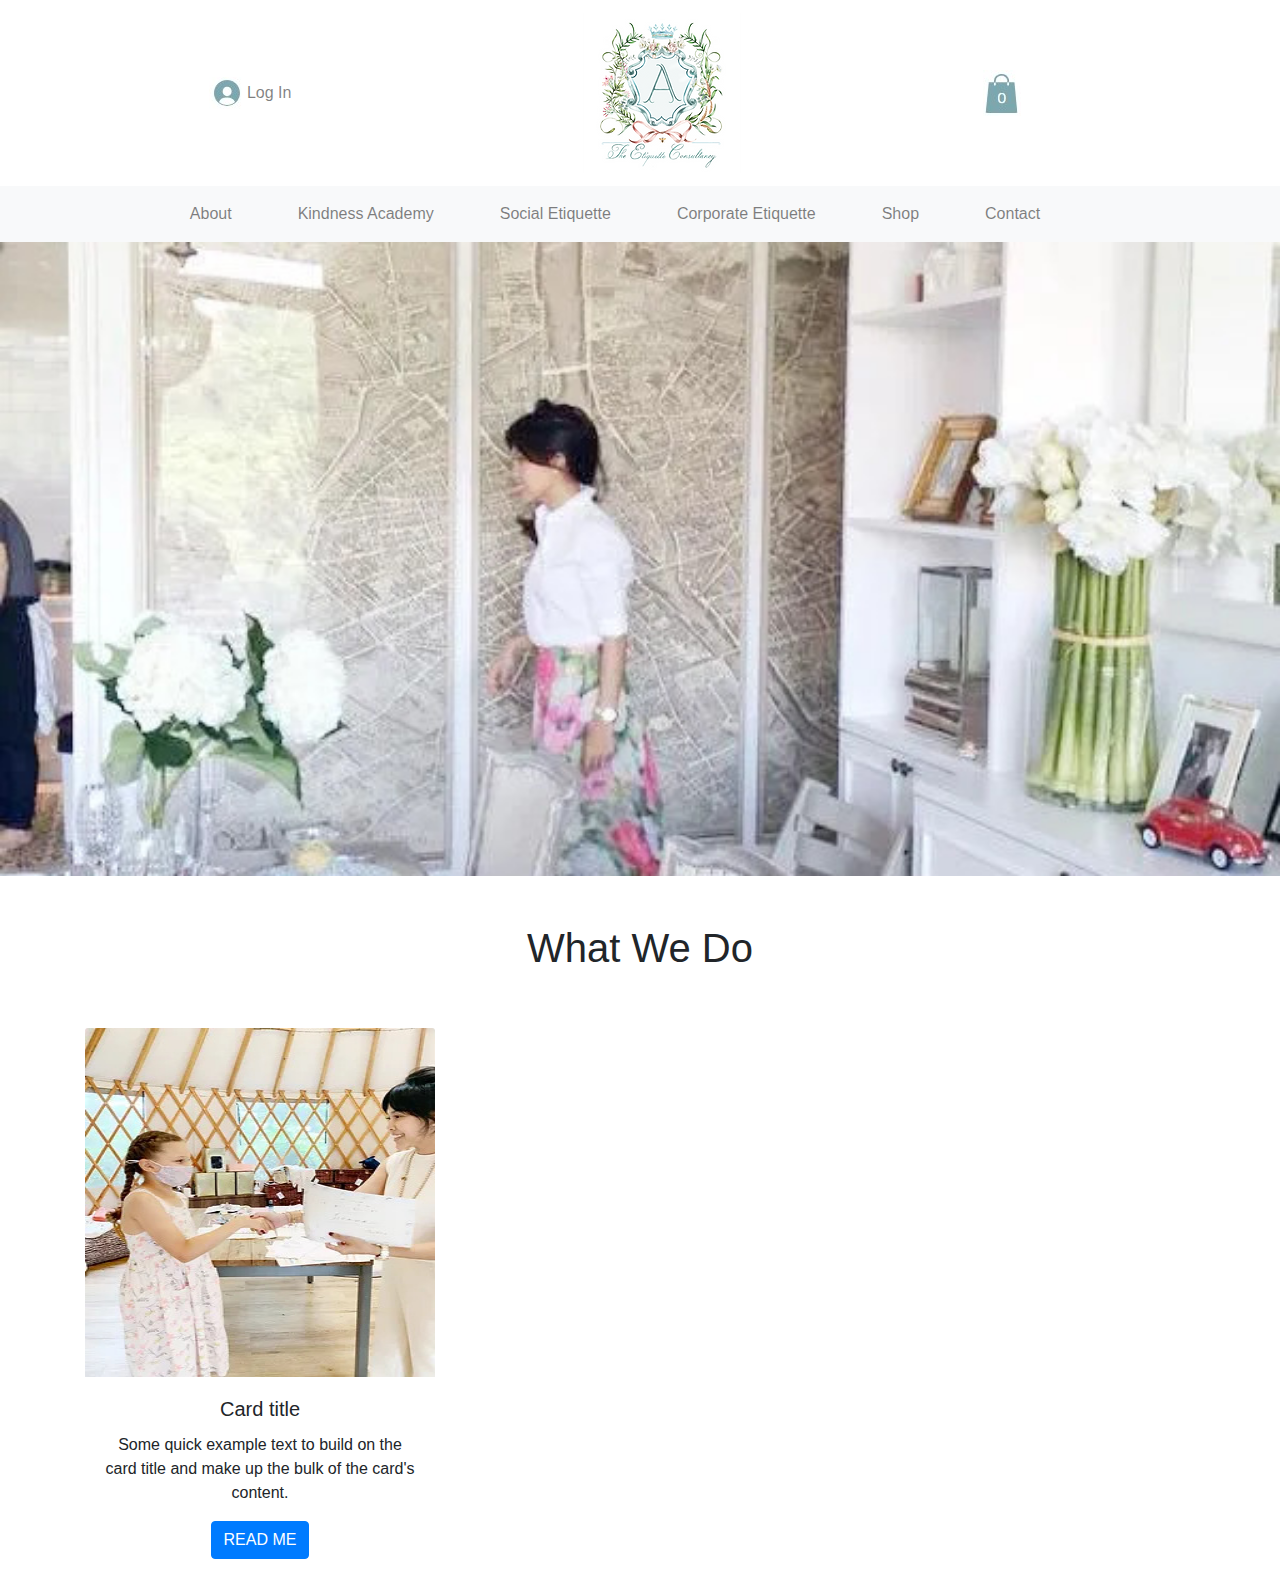
<file: New folder/Test/index.html>
<!DOCTYPE html>
<html lang="en">
<head>
    <meta charset="UTF-8">
    <meta name="viewport" content="width=device-width, initial-scale=1.0">
    <link rel="stylesheet" href="https://cdnjs.cloudflare.com/ajax/libs/font-awesome/4.7.0/css/font-awesome.min.css">
    <link rel="stylesheet" href="https://maxcdn.bootstrapcdn.com/bootstrap/4.5.2/css/bootstrap.min.css">
    <link rel="stylesheet" href="CSS/style.css">
    <title>Navbar Example</title>
    
</head>
<body>

<!-- top menu  -->
<nav class="navbar navbar-expand-lg navbar-light bg-white">
    <div class="container">
        <ul class="navbar-nav mr-auto">
            <li class="nav-item">
                <a class="nav-link" href="#"> <img src="Image/avatar.jpg" alt=""> Log In</a>
            </li>
        </ul>
        <a class="navbar-brand mx-auto" href="#"><img src="Image/Logo-Crest.png" alt=""></a>
        <ul class="navbar-nav ml-auto">
            <li class="nav-item">
                <a class="nav-link" style="font-size: 25px;" href="#"><img src="Image/cart.jpg" alt=""></a>
            </li>
        </ul>
    </div>
</nav>
<!-- Second menu  -->
<nav class="navbar navbar-expand-lg navbar-light">
    <div class="container">
        <button class="navbar-toggler" type="button" data-toggle="collapse" data-target="#navbarNav"
            aria-controls="navbarNav" aria-expanded="false" aria-label="Toggle navigation">
            <span class="navbar-toggler-icon"></span>
        </button>
        <div class="collapse navbar-collapse" id="navbarNav">
            <ul class="navbar-nav">
                <li class="nav-item">
                    <a class="nav-link" href="#">About</a>
                </li>
                <li class="nav-item">
                    <a class="nav-link" href="#">Kindness Academy</a>
                </li>
                <li class="nav-item">
                    <a class="nav-link" href="#">Social Etiquette</a>
                </li>
                <li class="nav-item">
                    <a class="nav-link" href="#">Corporate Etiquette</a>
                </li>
                <li class="nav-item">
                    <a class="nav-link" href="#">Shop</a>
                </li>
                <li class="nav-item">
                    <a class="nav-link" href="#">Contact</a>
                </li>
            </ul>
        </div>
    </div>
</nav>
<!-- second menu end  -->

<!-- Slider Starts  -->
<div id="carouselExampleSlidesOnly" class="carousel slide" data-ride="carousel">
    <div class="carousel-inner">
      <div class="carousel-item active">
        <img class="d-block w-100" src="Image/slider image 1.jpg" alt="First slide">
      </div>
      <div class="carousel-item">
        <img class="d-block w-100" src="Image/Slider image 2.jpg" alt="Second slide">
      </div>
      
    </div>
  </div>

<!-- Slider Endss  -->

<!-- Card Section Starts  -->
<div class="container">
    <div class="text-center p-5">
    <h1>What We Do</h1>
    </div>
   <div class="row">
      <div class="card text-center col-4 border-0" style="width: 18rem;">
        <img width="280px" height="349px" class="card-img-top" src="Image/Card 1.jpg" alt="Card image cap">
        <div class="card-body">
            <h5 class="card-title">Card title</h5>
            <p class="card-text">Some quick example text to build on the card title and make up the bulk of the card's content.</p>
            <a href="#" class="btn btn-primary">READ ME</a>
        </div>
    </div>
    
   
 
   </div>
</div>

<!-- Card Section Endss  -->


    

<!-- Include Bootstrap JS and jQuery (for the navbar toggle functionality) -->
<script src="https://code.jquery.com/jquery-3.5.1.slim.min.js"></script>
<script src="https://cdn.jsdelivr.net/npm/@popperjs/core@2.5.3/dist/umd/popper.min.js"></script>
<script src="https://maxcdn.bootstrapcdn.com/bootstrap/4.5.2/js/bootstrap.min.js"></script>
</body>
</html>
</file>
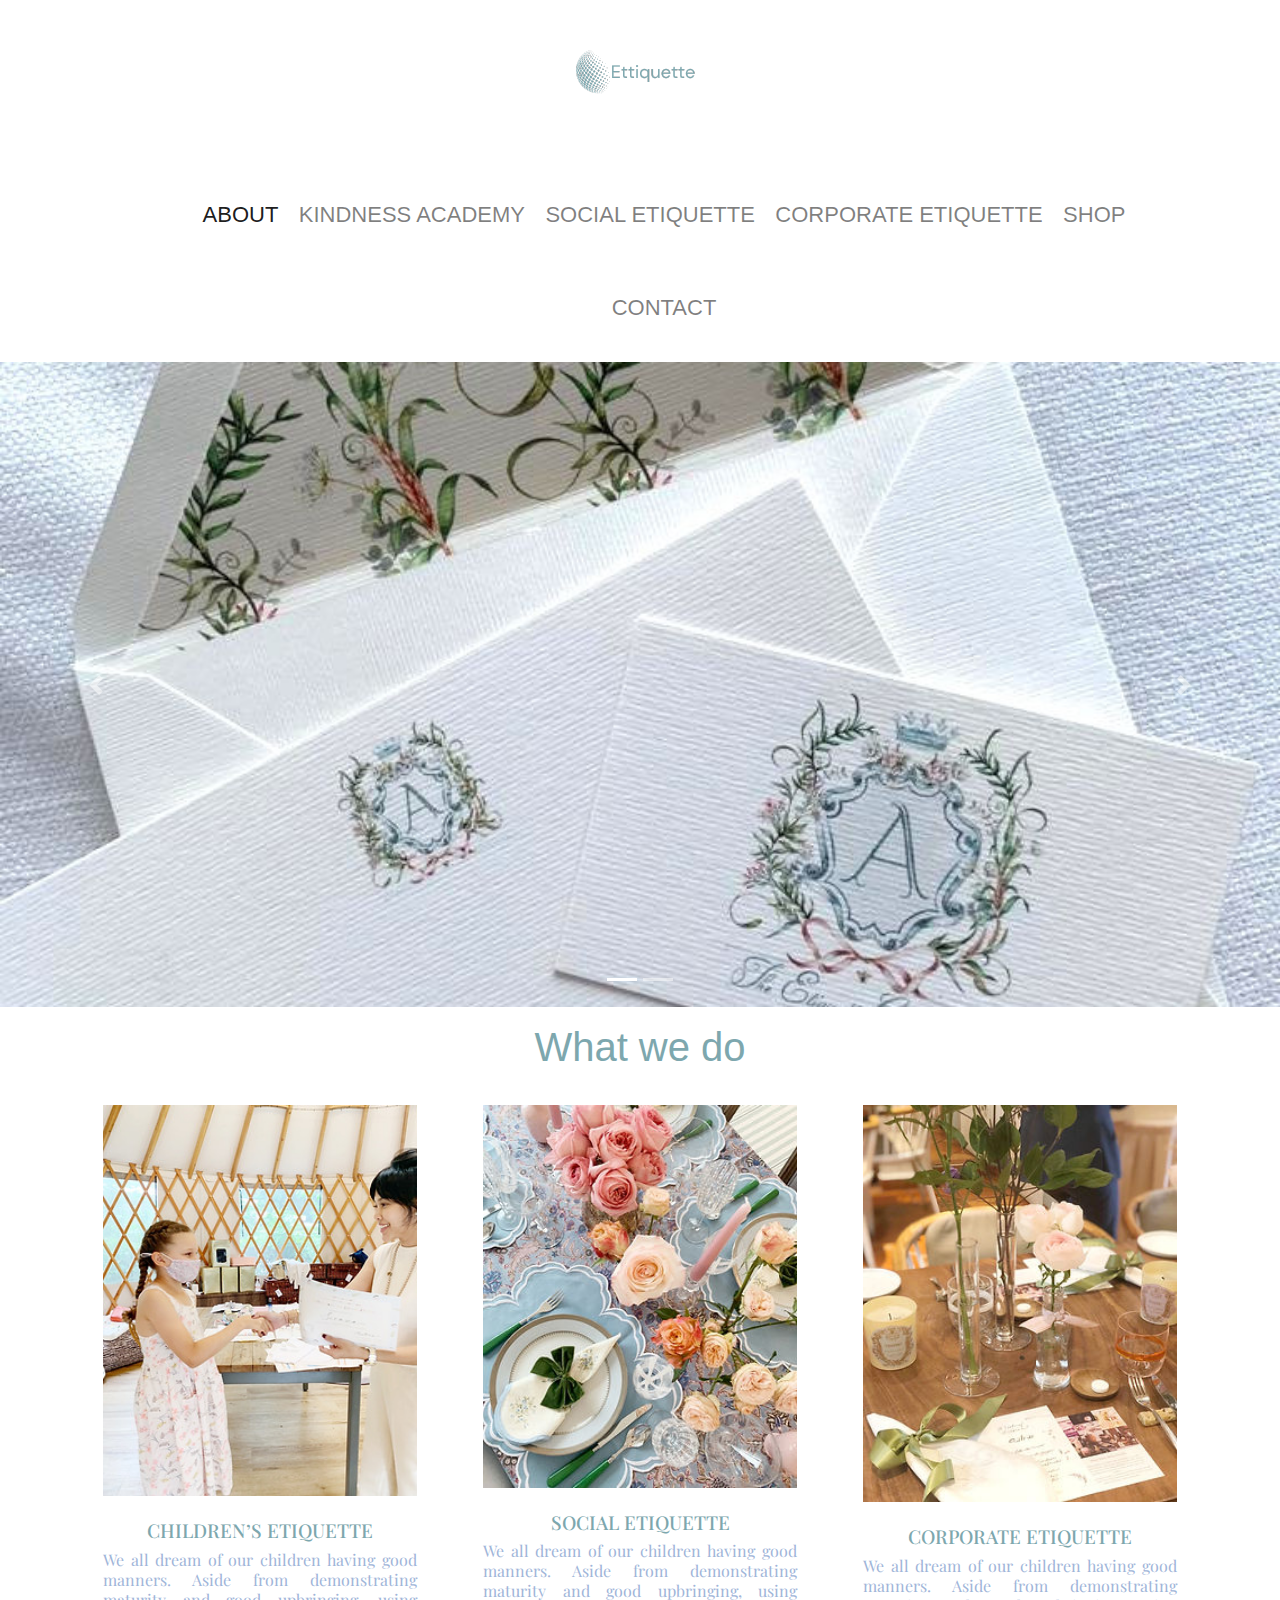
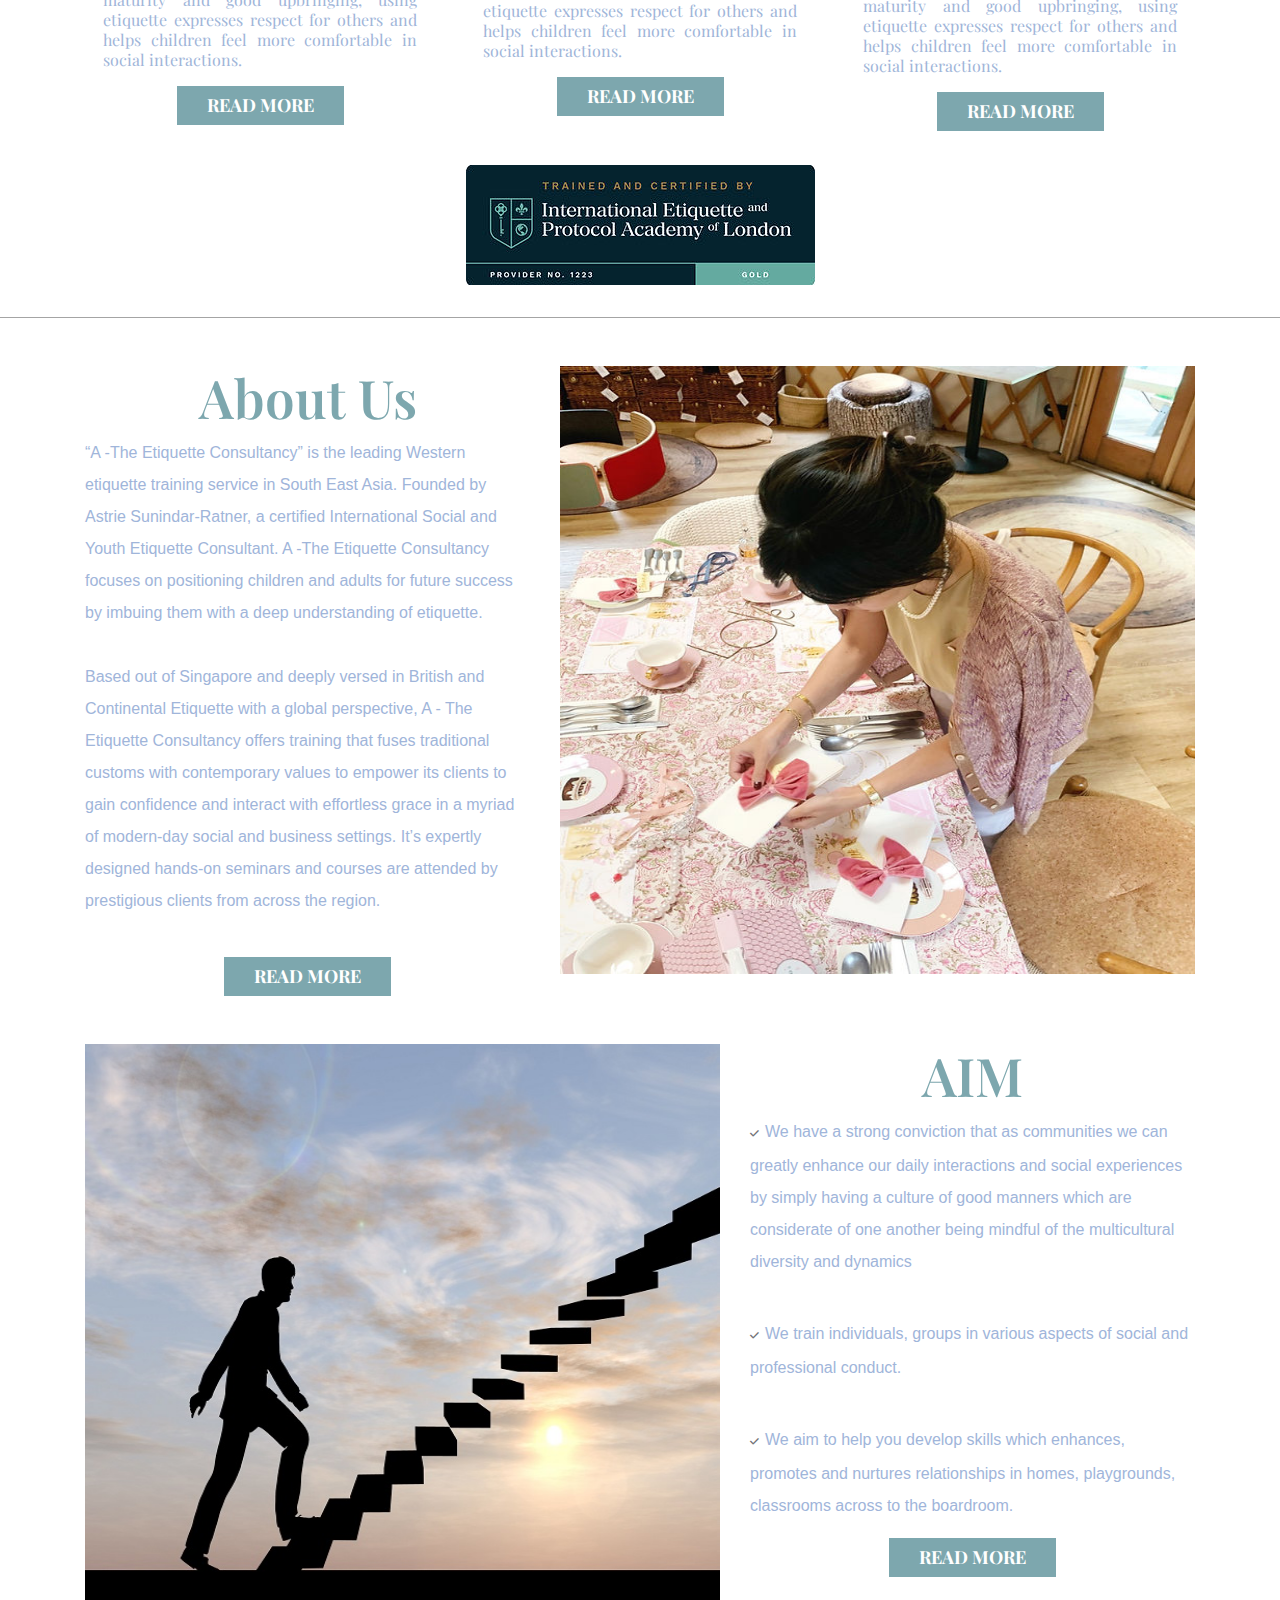
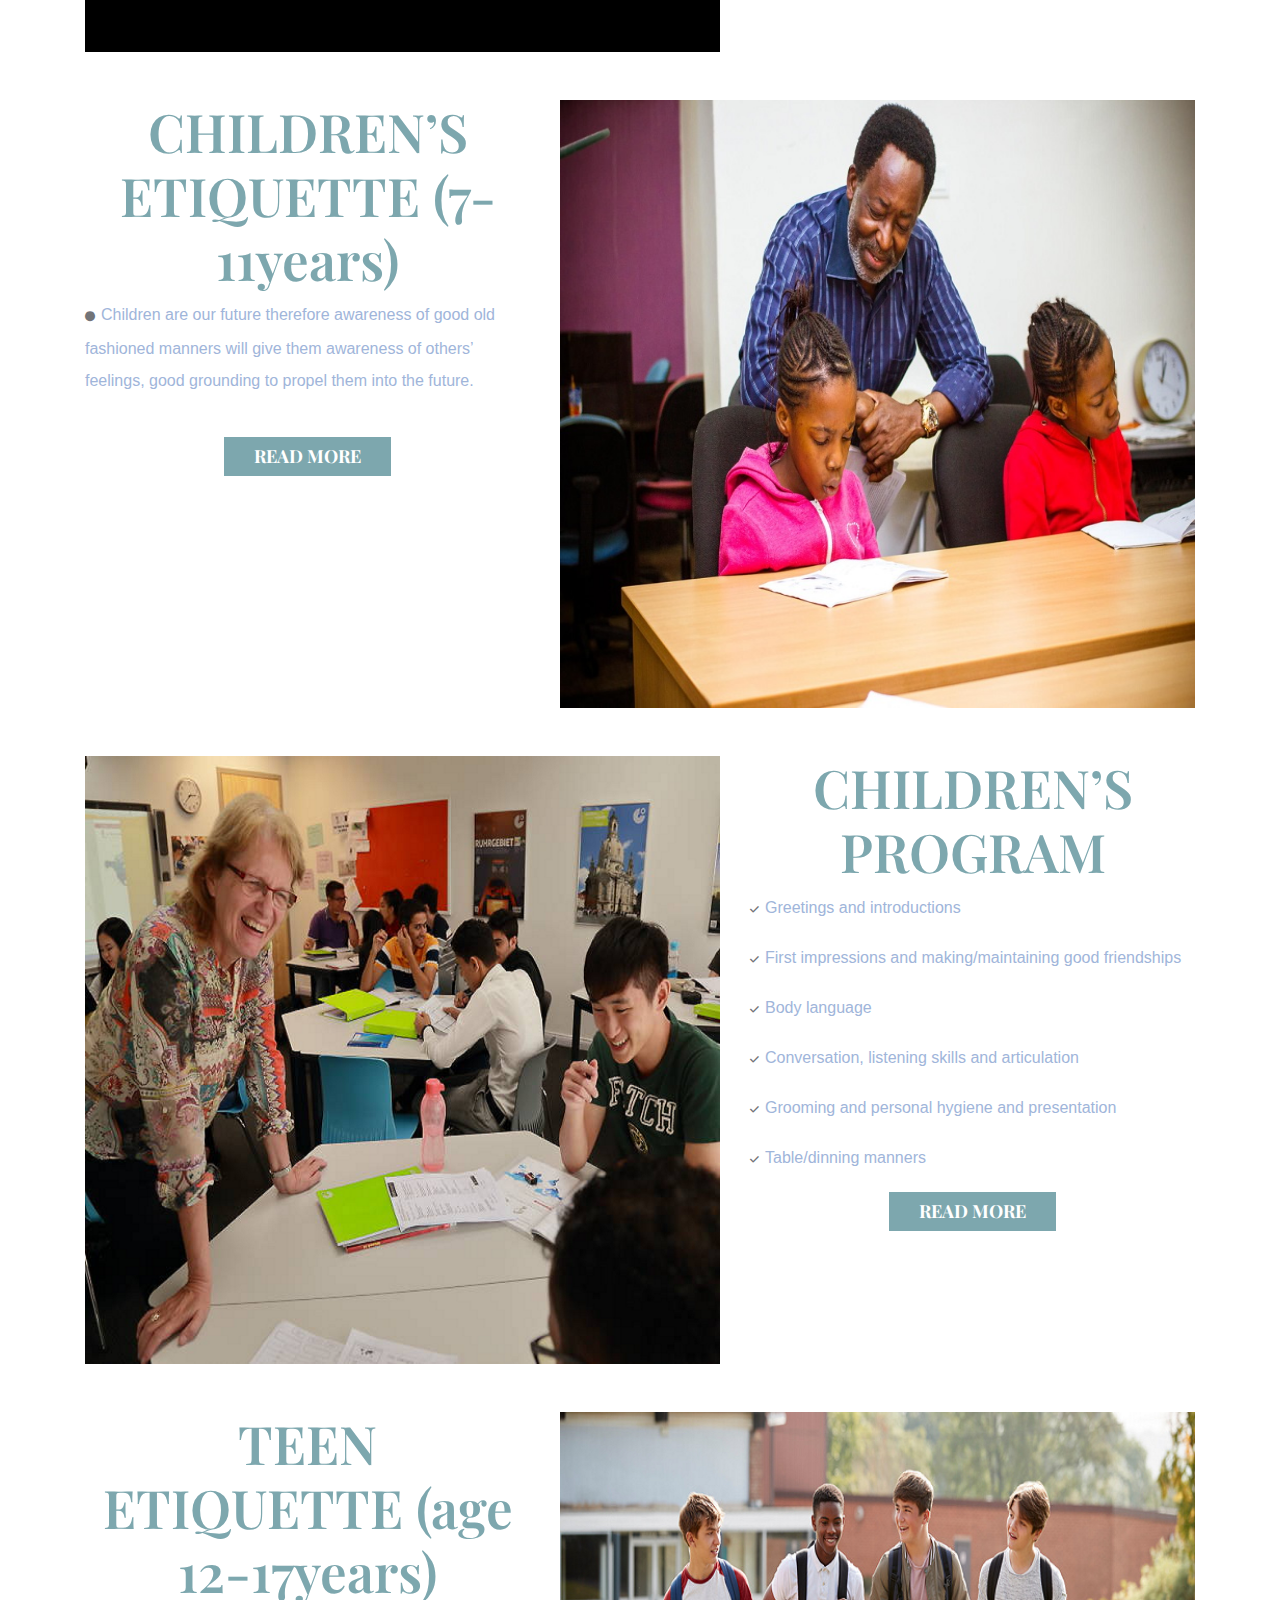
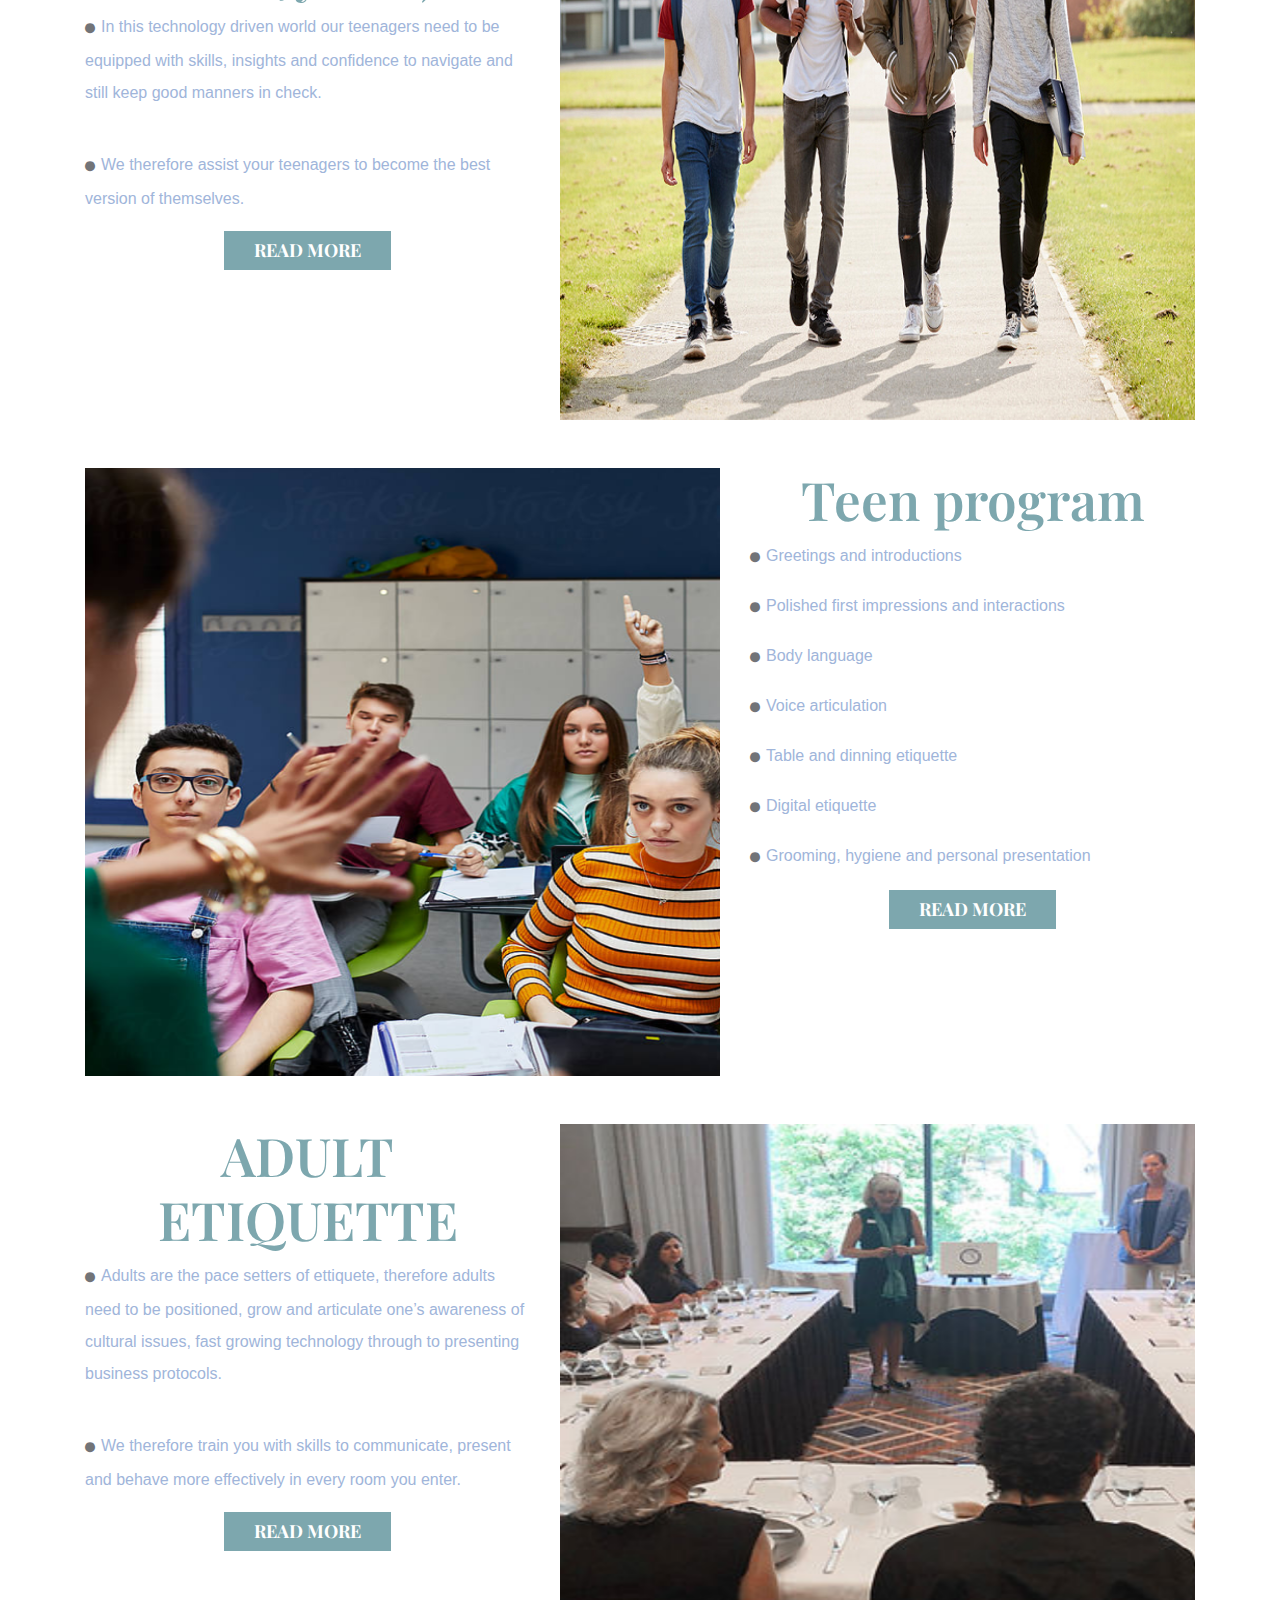
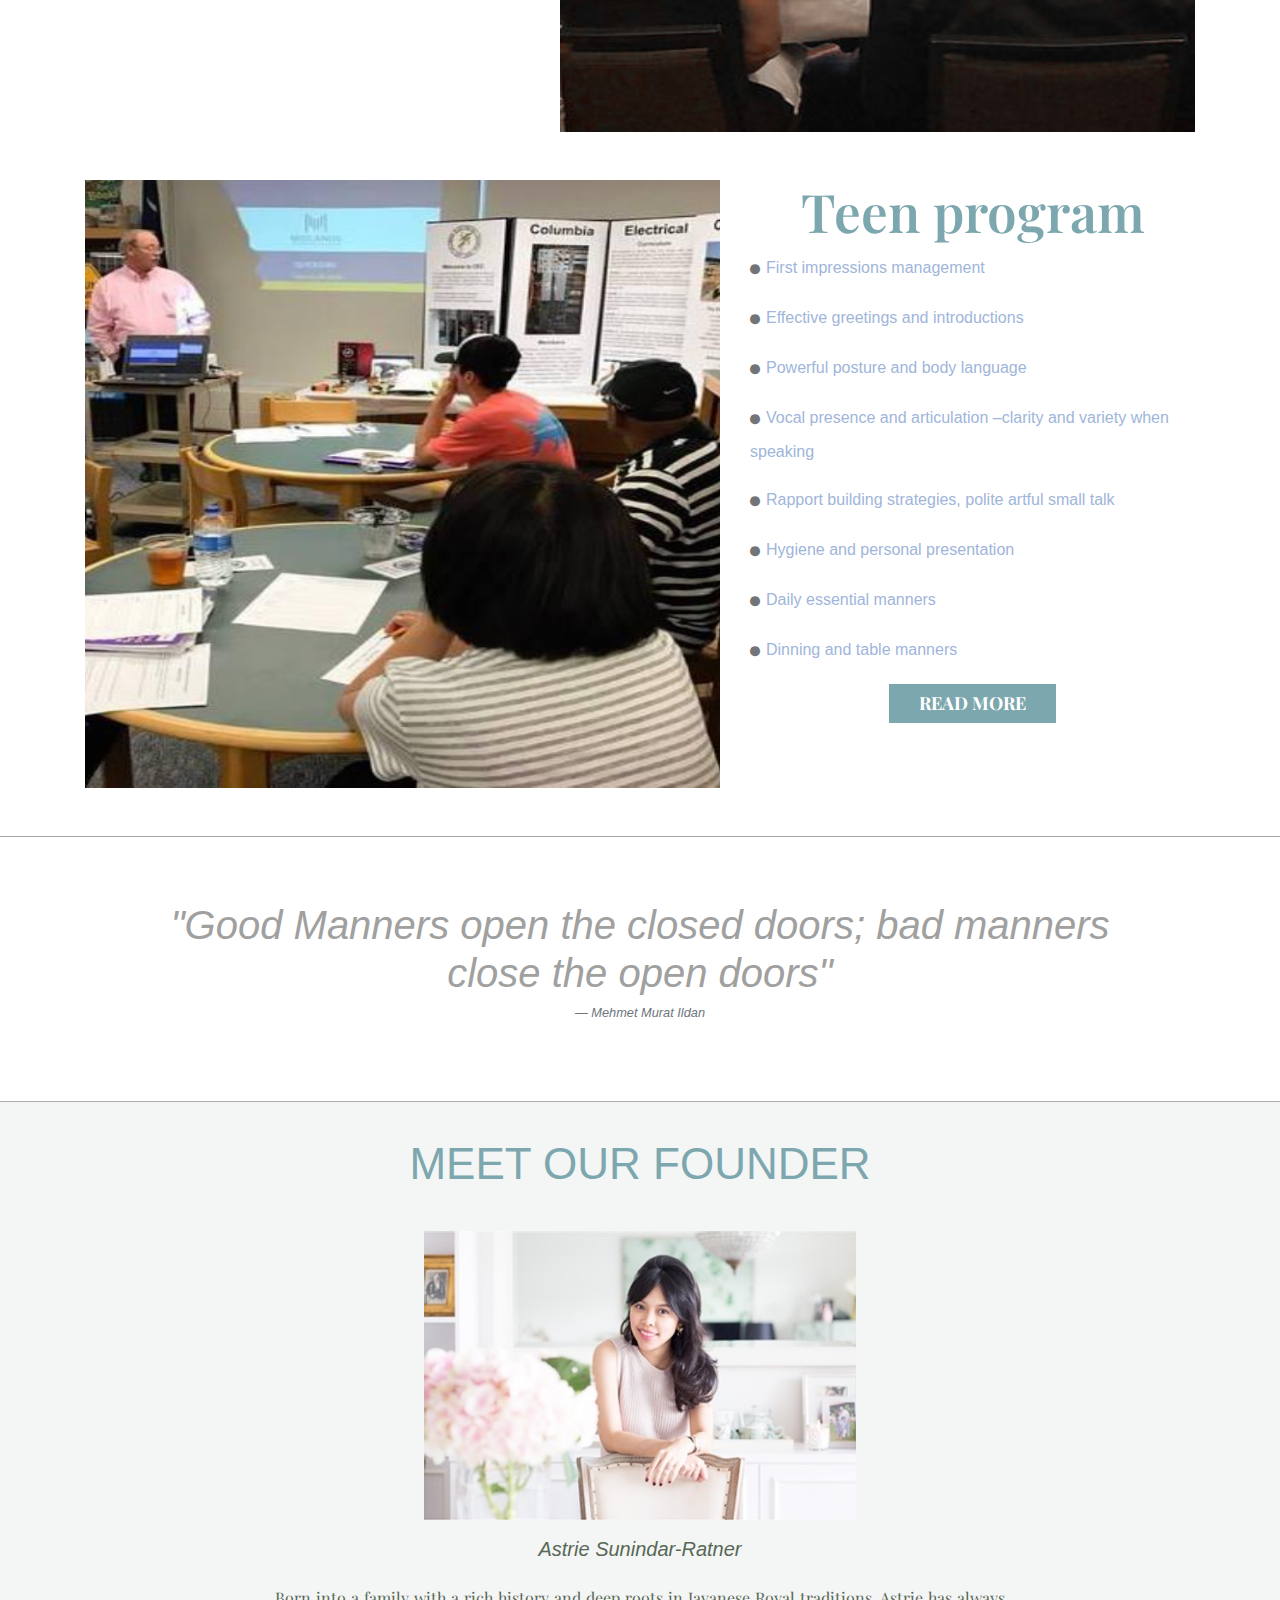
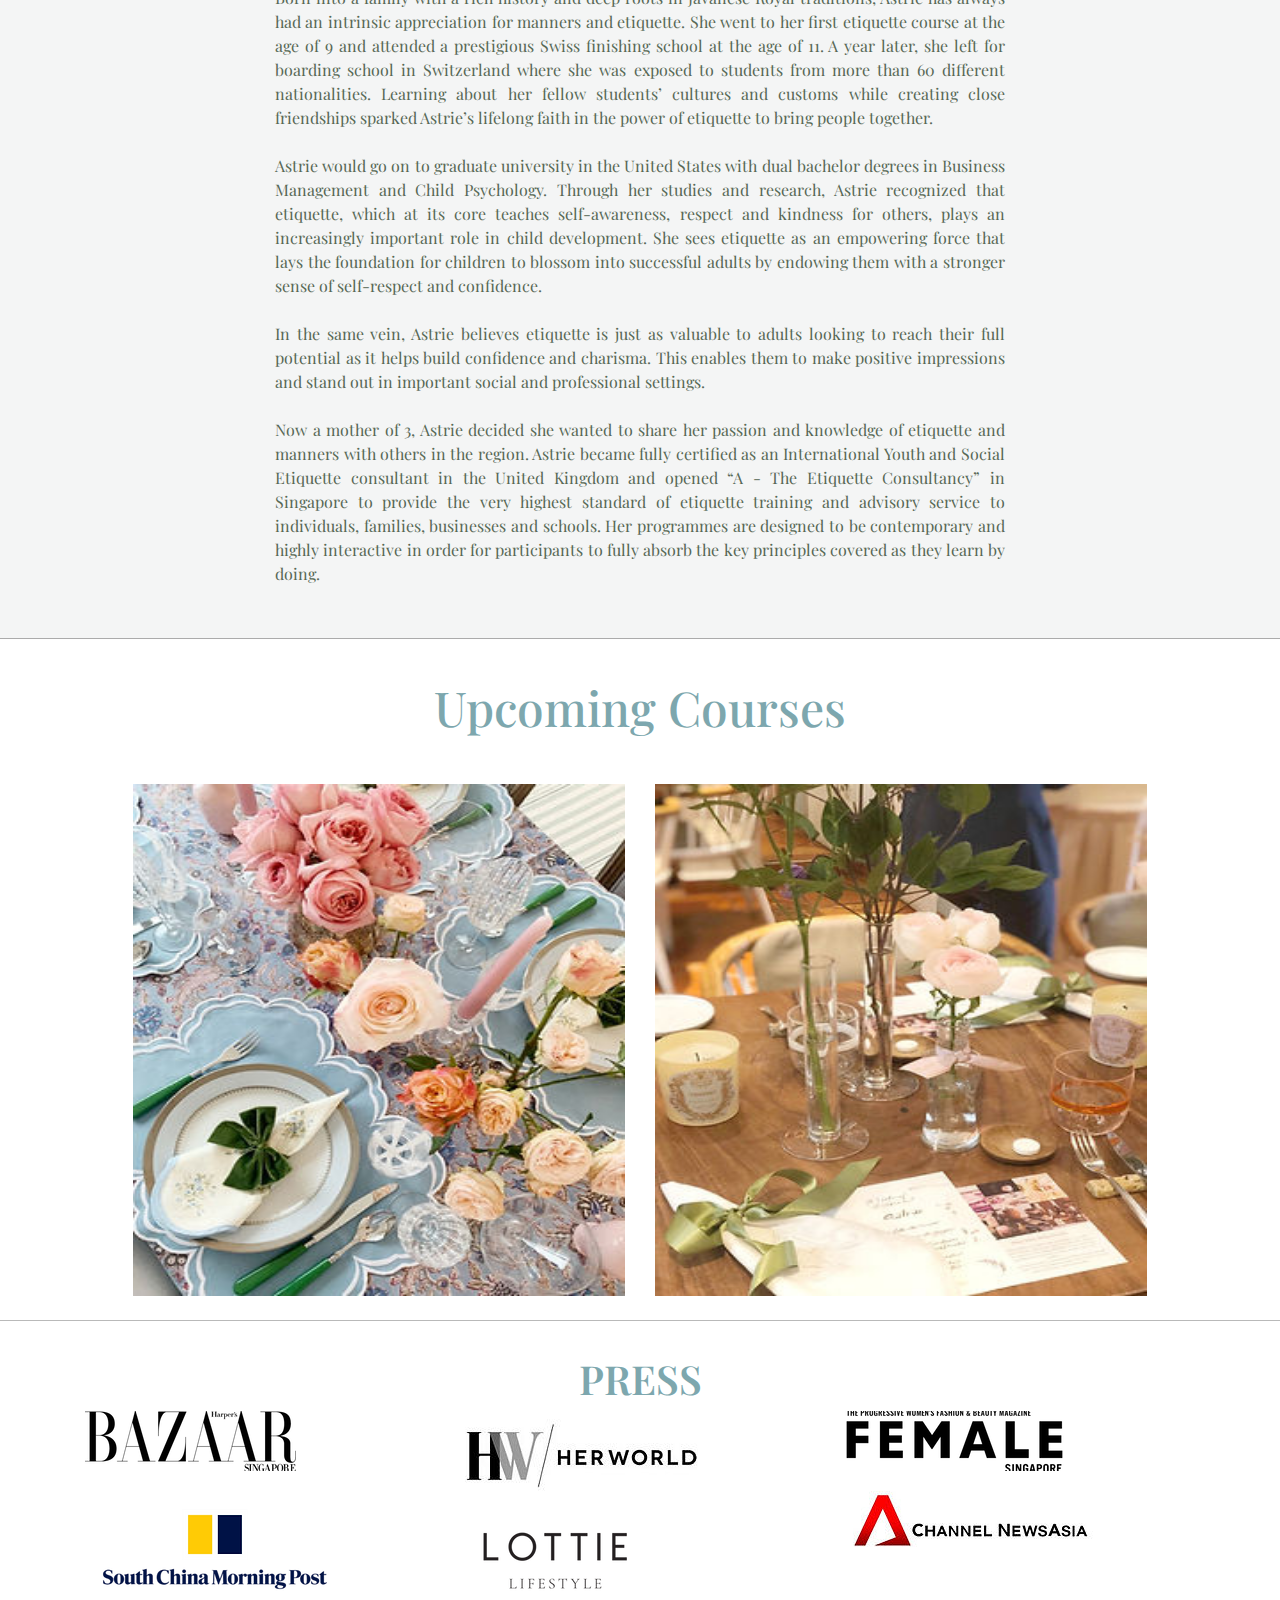
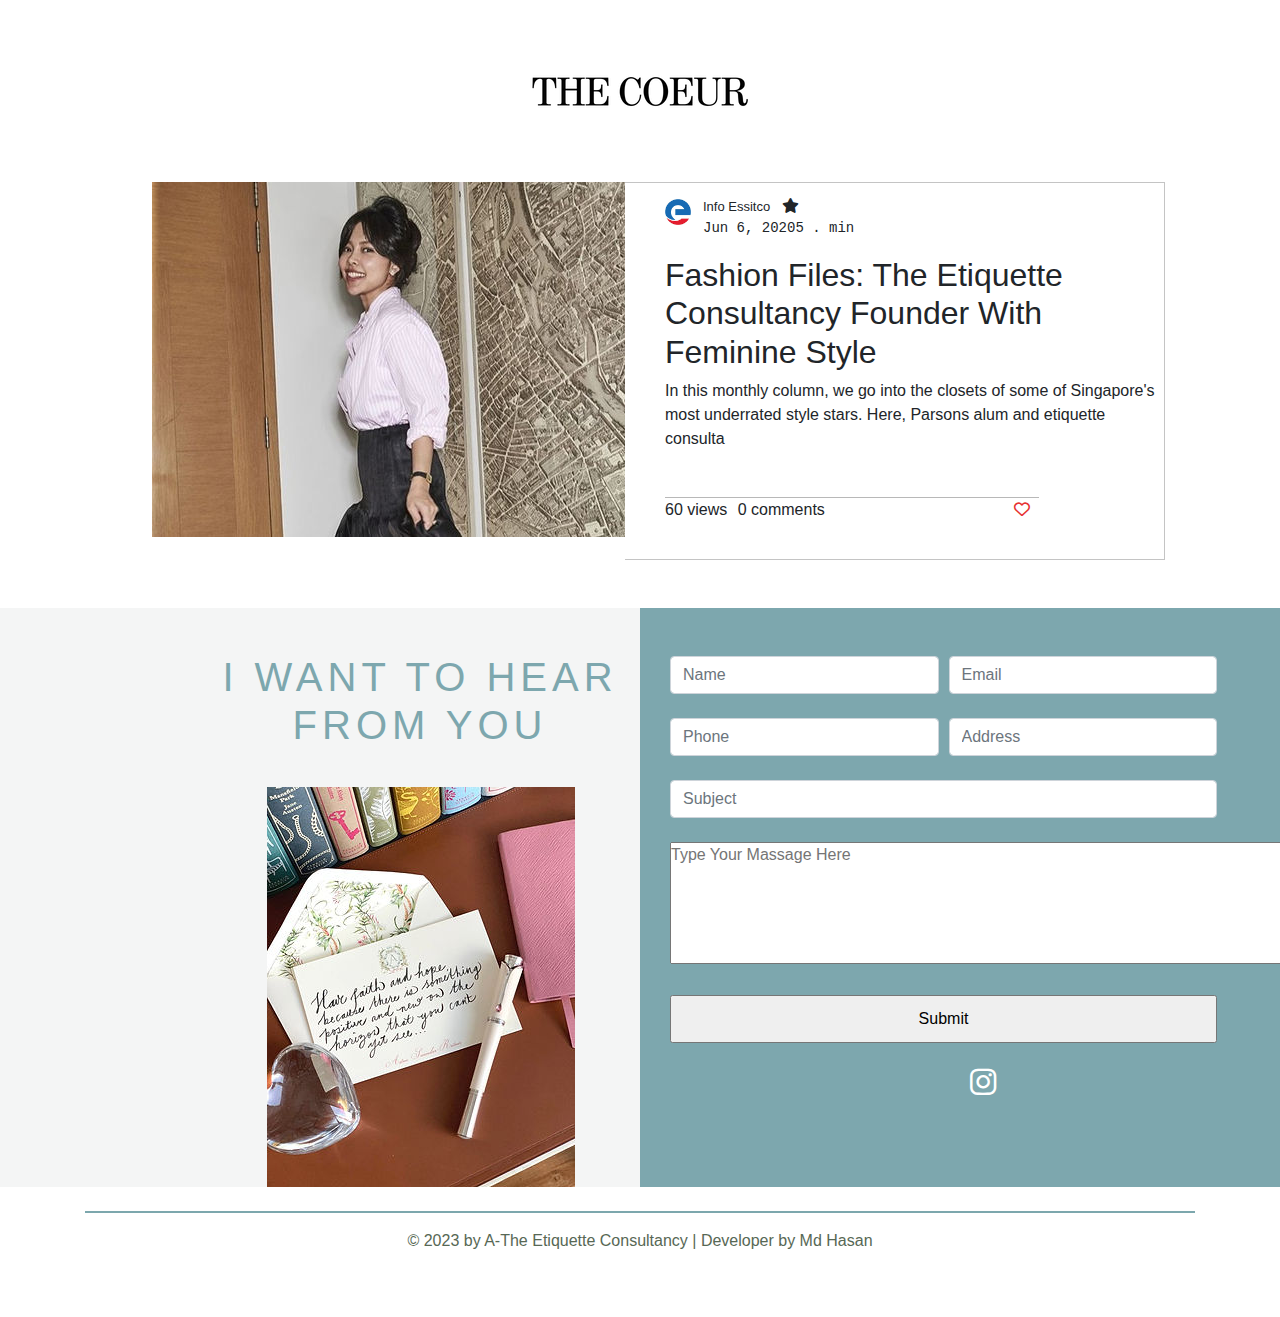
<file: New folder/Test/Ettiquette/Index.html>
<!DOCTYPE html>
<html lang="en">
  <head>
    <title>Ettiquette </title>
    <!-- Required meta tags -->
    <meta charset="utf-8" />
    <meta
      name="viewport"
      content="width=device-width, initial-scale=1, shrink-to-fit=no"
    />

    <!-- Main css -->
    <link rel="stylesheet" href="css/style.css" />

    <!-- Font family -->
    <link rel="preconnect" href="https://fonts.googleapis.com">
    <link rel="preconnect" href="https://fonts.gstatic.com" crossorigin>
    <link href="https://fonts.googleapis.com/css2?family=Playfair+Display:ital,wght@0,400;0,500;1,400&display=swap" rel="stylesheet">

    <!-- font awsome -->

    <link
      rel="stylesheet"
      href="https://cdnjs.cloudflare.com/ajax/libs/font-awesome/6.4.2/css/all.min.css"
    />
    <!-- Bootstrap CSS -->
    <link
      rel="stylesheet"
      href="https://stackpath.bootstrapcdn.com/bootstrap/4.3.1/css/bootstrap.min.css"
    />
  </head>
  <body>
    <!-- Start Header Section -->

    <section class="Header">
      <div class="container">
        <div class="row">
          <div class="col-md-12 col-sm-6">
            <div class="logo-section text-center">
              <img src="Image/logo.png" alt="" />
            </div>
          </div>
        </div>
        <div class="row">
          <div class="col-md-12  col-sm-6">
            <div class="menu ml-5">
              <nav class="navbar navbar-expand-lg navbar-light">
                
                <button class="navbar-toggler" type="button" data-toggle="collapse" data-target="#navbarNavDropdown" aria-controls="navbarNavDropdown" aria-expanded="false" aria-label="Toggle navigation">
                  <span class="navbar-toggler-icon"></span>
                </button>
                <div class="collapse navbar-collapse" id="navbarNavDropdown">
                  <ul class="navbar-nav">
                    <li class="nav-item active">
                      <a class=" nav-link" href="#">ABOUT <span class="sr-only">(current)</span></a>
                    </li>
                    <li class="nav-item">
                      <a class=" nav-link" href="#">KINDNESS ACADEMY</a>
                    </li>
                    <li class="nav-item">
                      <a class=" nav-link" href="#">SOCIAL ETIQUETTE</a>
                    </li>
                    <li class="nav-item">
                      <a class=" nav-link" href="#">CORPORATE ETIQUETTE</a>
                    </li>
                    <li class="nav-item">
                      <a class=" nav-link" href="#">SHOP</a>
                    </li>
                    <li class="nav-item">
                      <a class=" nav-link" href="#">CONTACT</a>
                    </li>
                  </ul>
                </div>
              </nav>


            </div>
          </div>
        </div>
      </div>
    </section>

<!-- End Header Section -->
<!-- Start hero Section -->
    <section class="hero">
      <div class="row">
          <div class="col-lg-12 col-md-12 col-sm-12">
              <div
              id="carouselExampleIndicators"
              class="carousel slide"
              data-ride="carousel"
            >
              <ol class="carousel-indicators">
                <li
                  data-target="#carouselExampleIndicators"
                  data-slide-to="0"
                  class="active"
                ></li>
                <li data-target="#carouselExampleIndicators" data-slide-to="1"></li>
              </ol>
              <div class="carousel-inner">
                <div class="carousel-item active">
                  <img
                    class="d-block w-100"
                    src="Image/5f86bb_63ed6632263d49ba8de37d462.png"
                    alt="First slide"
                  />
                </div>
                <div class="carousel-item">
                  <img
                    class="d-block w-100"
                    src="Image/d24a92_50ee4442ee494e3ea20f8b31e.png"
                    alt="Second slide"
                  />
                </div>
              </div>
              <a
                class="carousel-control-prev"
                href="#carouselExampleIndicators"
                role="button"
                data-slide="prev"
              >
                <span class="carousel-control-prev-icon" aria-hidden="true"></span>
                <span class="sr-only">Previous</span>
              </a>
              <a
                class="carousel-control-next"
                href="#carouselExampleIndicators"
                role="button"
                data-slide="next"
              >
                <span class="carousel-control-next-icon" aria-hidden="true"></span>
                <span class="sr-only">Next</span>
              </a>
            </div>
          </div>
      </div>
    </section>
    <!-- End Hero Section -->

<!-- Start CHILDREN’S Section -->

    <section>
      <div class="container">
        <div class="row">
          <div class="col-md-12">
            <div class="do text-center my-3">
              <h1 style="color: #7da7ae">What we do</h1>
            </div>
          </div>
        </div>
        <div class="row">
          <div class="col-md-4">
            <div class="do-item">
              <img class="w-100" src="Image/IMG_5973 2_JPG.png" alt="" />
              <h3>CHILDREN’S ETIQUETTE</h3>
              <p>
                We all dream of our children having good manners. Aside from
                demonstrating maturity and good upbringing, using etiquette
                expresses respect for others and helps children feel more
                comfortable in social interactions.
              </p>
              <button>read more</button>
            </div>
          </div>
          <div class="col-md-4">
            <div class="do-item">
              <img class="w-100" src="Image/IMG_6834_edited.png" alt="" />
              <h3>SOCIAL ETIQUETTE</h3>
              <p>
                We all dream of our children having good manners. Aside from
                demonstrating maturity and good upbringing, using etiquette
                expresses respect for others and helps children feel more
                comfortable in social interactions.
              </p>
              <button>read more</button>
            </div>
          </div>
          <div class="col-md-4">
            <div class="do-item">
              <img class="w-100" src="Image/IMG_6917_edited.png" alt="" />
              <h3>CORPORATE ETIQUETTE</h3>
              <p>
                We all dream of our children having good manners. Aside from
                demonstrating maturity and good upbringing, using etiquette
                expresses respect for others and helps children feel more
                comfortable in social interactions.
              </p>
              <button>read more</button>
            </div>
          </div>
        </div>
        <div class="row">
          <div class="col-md-12">
            <div class="do-footer-img text-center my-3">
              <img src="Image/5f86bb_11dd8a578b6e401fa5711f717.png" alt="" />
            </div>
          </div>
        </div>
      </div>
    </section>
    <hr />

<!-- End CHILDREN’S Section -->

<!-- Start About  Section -->
    <section class="about my-5">
      <div class="container">
        <div class="row">
          <div class="col-md-5">
            <div class="about-content">
              <h1>About Us</h1>
              <p>
                <!-- <span><i class="fa-solid fa-circle"></i></span> -->“A -The Etiquette Consultancy” is the leading Western etiquette training service in South East Asia. Founded by Astrie Sunindar-Ratner, a certified International Social and Youth Etiquette Consultant.  A -The Etiquette Consultancy focuses on positioning children and adults for future success by imbuing them with a deep understanding of etiquette. 

                <br><br>

                Based out of Singapore and deeply versed in British and Continental Etiquette with a global perspective, A - The Etiquette Consultancy offers training that fuses traditional customs with contemporary values to empower its clients to gain confidence and interact with effortless grace in a myriad of modern-day social and business settings. It’s expertly designed hands-on seminars and courses are attended by prestigious clients from across the region.
              </p>
              <br />
              <div class="bttn text-center">
                <button>read more</button>
              </div>
            </div>
          </div>
          <div class="col-md-7">
            <div class="about-img">
              <img class="w-100" src="Image/5f86bb_8acfb314d6074119b15d5b29d.png" alt="" />
            </div>
          </div>
        </div>
      </div>
    </section>

<!-- End About Section -->

<!-- Start AIM Section -->
    <section class="about my-5">
      <div class="container">
        <div class="row">
          <div class="col-md-7">
            <div class="about-img">
              <img
                class="w-100"
                src="Image/aim.jpg"
                alt=""
              />
            </div>
          </div>
          <div class="col-md-5">
            <div class="about-content">
              <h1>AIM</h1>
              <p>
                <span><i class="fa-solid fa-check"></i></span>We have a strong
                conviction that as communities we can greatly enhance our daily
                interactions and social experiences by simply having a culture
                of good manners which are considerate of one another being
                mindful of the multicultural diversity and dynamics
              </p>
              <br />
              <p>
                <span><i class="fa-solid fa-check"></i></span>We train
                individuals, groups in various aspects of social and
                professional conduct.
              </p>
              <br />
              <p>
                <span><i class="fa-solid fa-check"></i></span>We aim to help
                you develop skills which enhances, promotes and nurtures
                relationships in homes, playgrounds, classrooms across to the
                boardroom.
              </p>
              <div class="bttn text-center">
                <button>read more</button>
              </div>
            </div>
          </div>
        </div>
      </div>
    </section>

<!-- End AIM Section -->

<!-- Start CHILDREN’S ETIQUETTE  Section -->
    <section class="about my-5">
      <div class="container">
        <div class="row">
          <div class="col-md-5">
            <div class="about-content">
              <h1>CHILDREN’S ETIQUETTE (7-11years)</h1>
              <p>
                <span><i class="fa-solid fa-circle"></i></span>Children are our
                future therefore awareness of good old fashioned manners will
                give them awareness of others’ feelings, good grounding to
                propel them into the future.
              </p>
              <br />
              <div class="bttn text-center">
                <button>read more</button>
              </div>
            </div>
          </div>
          <div class="col-md-7">
            <div class="about-img">
              <img class="w-100" src="Image/CHILDREN’S ETIQUETTE .jpg" alt="" />
            </div>
          </div>
        </div>
      </div>
    </section>

<!-- End CHILDREN’S ETIQUETTE  Section -->

<!-- Start CHILDREN’S PROGRAM Section -->
    <section class="about my-5">
      <div class="container">
        <div class="row">
          <div class="col-md-7">
            <div class="about-img">
              <img class="w-100" src="Image/CHILDREN’S PROGRAM.png" alt="" />
            </div>
          </div>
          <div class="col-md-5">
            <div class="about-content">
              <h1>CHILDREN’S PROGRAM</h1>
              <p>
                <span><i class="fa-solid fa-check"></i></span>Greetings and
                introductions
              </p>

              <p>
                <span><i class="fa-solid fa-check"></i></span>First impressions
                and making/maintaining good friendships
              </p>

              <p>
                <span><i class="fa-solid fa-check"></i></span>Body language
              </p>
              <p>
                <span><i class="fa-solid fa-check"></i></span>Conversation,
                listening skills and articulation
              </p>
              <p>
                <span><i class="fa-solid fa-check"></i></span>Grooming and
                personal hygiene and presentation
              </p>
              <p>
                <span><i class="fa-solid fa-check"></i></span>Table/dinning
                manners
              </p>
              <div class="bttn text-center">
                <button>read more</button>
              </div>
            </div>
          </div>
        </div>
      </div>
    </section>

<!-- End CHILDREN’S PROGRAM Section -->

<!-- Start TEEN ETIQUETTE Section -->

    <section class="about my-5">
      <div class="container">
        <div class="row">
          <div class="col-md-5">
            <div class="about-content">
              <h1>TEEN ETIQUETTE (age 12-17years)</h1>
              <p>
                <span><i class="fa-solid fa-circle"></i></span>In this
                technology driven world our teenagers need to be equipped with
                skills, insights and confidence to navigate and still keep good
                manners in check.
              </p>
              <br />
              <p>
                <span><i class="fa-solid fa-circle"></i></span>We therefore
                assist your teenagers to become the best version of themselves.
              </p>
              <div class="bttn text-center">
                <button>read more</button>
              </div>
            </div>
          </div>
          <div class="col-md-7">
            <div class="about-img">
              <img class="w-100" src="Image/TEEN ETIQUETTE .png" alt="" />
            </div>
          </div>
        </div>
      </div>
    </section>

<!-- End TEEN ETIQUETTE Section -->

<!-- Start Teen program Section -->

    <section class="about my-5">
      <div class="container">
        <div class="row">
          <div class="col-md-7">
            <div class="about-img">
              <img class="w-100" src="Image/Teen program.png" alt="" />
            </div>
          </div>
          <div class="col-md-5">
            <div class="about-content">
              <h1>Teen program</h1>
              <p>
                <span><i class="fa-solid fa-circle"></i></span>Greetings and
                introductions
              </p>

              <p>
                <span><i class="fa-solid fa-circle"></i></span>Polished first
                impressions and interactions
              </p>

              <p>
                <span><i class="fa-solid fa-circle"></i></span>Body language
              </p>
              <p>
                <span><i class="fa-solid fa-circle"></i></span>Voice
                articulation
              </p>
              <p>
                <span><i class="fa-solid fa-circle"></i></span>Table and dinning
                etiquette
              </p>
              <p>
                <span><i class="fa-solid fa-circle"></i></span>Digital etiquette
              </p>
              <p>
                <span><i class="fa-solid fa-circle"></i></span>Grooming, hygiene
                and personal presentation
              </p>
              <div class="bttn text-center">
                <button>read more</button>
              </div>
            </div>
          </div>
        </div>
      </div>
    </section>
<!-- End Teen program Section -->


<!-- Start ADULT ETIQUETTE Section -->
    <section class="about my-5">
      <div class="container">
        <div class="row">
          <div class="col-md-5">
            <div class="about-content">
              <h1>ADULT ETIQUETTE</h1>
              <p>
                <span><i class="fa-solid fa-circle"></i></span>Adults are the
                pace setters of ettiquete, therefore adults need to be
                positioned, grow and articulate one’s awareness of cultural
                issues, fast growing technology through to presenting business
                protocols.
              </p>
              <br />
              <p>
                <span><i class="fa-solid fa-circle"></i></span>We therefore
                train you with skills to communicate, present and behave more
                effectively in every room you enter.
              </p>
              <div class="bttn text-center">
                <button>read more</button>
              </div>
            </div>
          </div>
          <div class="col-md-7">
            <div class="about-img">
              <img class="w-100" src="Image/adult.png" alt="" />
            </div>
          </div>
        </div>
      </div>
    </section>
<!-- End ADULT ETIQUETTE Section -->

<!-- Start Teen program Section -->
    <section class="about my-5">
      <div class="container">
        <div class="row">
          <div class="col-md-7">
            <div class="about-img">
              <img class="w-100" src="Image/ADULT PROGRAM.png" alt="" />
            </div>
          </div>
          <div class="col-md-5">
            <div class="about-content">
              <h1>Teen program</h1>
              <p>
                <span><i class="fa-solid fa-circle"></i></span>First impressions
                management
              </p>

              <p>
                <span><i class="fa-solid fa-circle"></i></span>Effective
                greetings and introductions
              </p>

              <p>
                <span><i class="fa-solid fa-circle"></i></span>Powerful posture
                and body language
              </p>
              <p>
                <span><i class="fa-solid fa-circle"></i></span>Vocal presence and articulation –clarity and variety when speaking
              </p>
              <p>
                <span><i class="fa-solid fa-circle"></i></span>Rapport building strategies, polite artful small talk  
              </p>
              <p>
                <span><i class="fa-solid fa-circle"></i></span>Hygiene and personal presentation 
              </p>
              <p>
                <span><i class="fa-solid fa-circle"></i></span>Daily essential manners  
              </p>
              <p><span><i class="fa-solid fa-circle"></i></span>Dinning and table manners</p>
              <div class="bttn text-center">
                <button>read more</button>
              </div>
            </div>
          </div>
        </div>
      </div>
    </section>
<!-- End Teen program Section -->

<!-- Start review Section -->
    <hr>

    <section class="review">
      <div class="container">
        <div class="row">
          <div class="col-md-12">
            <div class="review-item text-center py-5 ">
              <h3><i>"Good Manners open the closed doors; bad manners <br> close the open doors"</i></h3>
              <blockquote>
                <h2 class="blockquote-footer"><i>Mehmet Murat Ildan</i></h2>
              </blockquote>
            </div>
          </div>
        </div>
      </div>
    </section>

 <!-- End review Section -->  


 <!-- Start FOUNDER Section --> 

    <section class="meet my-3">
      <div class="container">
        <div class="row">
          <div class="col-md-2"></div>
          <div class="col-md-8">
            <div class="meet-item text-center ">
              <h3>MEET OUR FOUNDER</h3>
              <img src="Image/da4ara333.png" alt="">
              <h4><i>Astrie Sunindar-Ratner</i></h4>
              <p class="text-justify">Born into a family with a rich history and deep roots in Javanese Royal traditions, Astrie has always had an intrinsic appreciation for manners and etiquette. She went to her first etiquette course at the age of 9 and attended a prestigious Swiss finishing school at the age of 11. A year later, she left for boarding school in Switzerland where she was exposed to students from more than 60 different nationalities. Learning about her fellow students’ cultures and customs while creating close friendships sparked Astrie’s lifelong faith in the power of etiquette to bring people together.
              
              <br>
              <br>

              Astrie would go on to graduate university in the United States with dual bachelor degrees in Business Management and Child Psychology. Through her studies and research, Astrie recognized that etiquette, which at its core teaches self-awareness, respect and kindness for others, plays an increasingly important role in child development. She sees etiquette as an empowering force that lays the foundation for children to blossom into successful adults by endowing them with a stronger sense of self-respect and confidence.

              <br>
              <br>

              In the same vein, Astrie believes etiquette is just as valuable to adults looking to reach their full potential as it helps build confidence and charisma. This enables them to make positive impressions and stand out in important social and professional settings. 


              <br><br>

              Now a mother of 3, Astrie decided she wanted to share her passion and knowledge of etiquette and manners with others in the region. Astrie became fully certified as an International Youth and Social Etiquette consultant in the United Kingdom and opened “A - The Etiquette Consultancy” in Singapore to provide the very highest standard of etiquette training and advisory service to individuals, families, businesses and schools. Her programmes are designed to be contemporary and highly interactive in order for participants to fully absorb the key principles covered as they learn by doing.


              </p>
            </div>
          </div>
          <div class="col-md-2"></div>
        </div>
      </div>
    </section>

<!-- End FOUNDER Section -->


<!-- Start Courses  Section -->
    <section class="courses py-4">
      <div class="container">
        <div class="row">
          <div class="col-md-12">
            <div class="coures-item text-center mb-5">
              <h2>Upcoming Courses</h2>
            </div>
          </div>
        </div>
        <div class="row">
          <div class="col-md-6">
            <div class="co-img">
              <img class="w-100 pl-5 " src="Image/IMG_6834_edsdited.png" alt="">
            </div>
          </div>
          <div class="col-md-6">
            <div class="co-img">
              <img class="w-100 pr-5 " src="Image/IMG_6917_edited.png" alt="">
            </div>
          </div>
        </div>
      </div>
    </section>

<!-- End Courses Section -->


<!-- Start PRESS Section -->

    <section class="press">
      <div class="container">
        <div class="row">
          <div class="col-md-12">
            <div class="press-item text-center ">
              <h2>PRESS</h2>
            </div>
          </div>
        </div>
        <div class="row">
          <div class="col-md-4">
            <div class="perss-brand">
              <img src="Image/press/bazaar-sg-logo-v2 (1).png" alt="">
            </div>
          </div>
          <div class="col-md-4">
            <div class="perss-brand">
              <img src="Image/press/Her-world-logo_edited.png" alt="">
            </div>
          </div>
          <div class="col-md-4">
            <div class="perss-brand">
              <img src="Image/press/female.png" alt="">
            </div>
          </div>
          <div class="col-md-4">
            <div class="perss-brand">
              <img src="Image/press/scmp_logo_facebook_share_600x310.png" alt="">
            </div>
          </div>
          <div class="col-md-4">
            <div class="perss-brand">
              <img src="Image/press/lottie.png" alt="">
            </div>
          </div>
          <div class="col-md-4">
            <div class="perss-brand">
              <img src="Image/press/channelnewsasia_edited.png" alt="">
            </div>
          </div>
        </div>
      </div>
    </section>

<!-- End PRESS Section -->

<!-- Start Info Essitco Section -->

    <section class="course mb-5">
      <div class="container">
        <div class="row">
          <div class="col-md-12">
            <div class="course text-center ">
              <img src="Image/The-Coeur-Logo-White-Margin-1500-2.webp" alt="">
            </div>
          </div>
        </div>
        <div class="row">
          <div class="col-md-6">
            <div class="course-img">
              <img src="Image/5f86bb_9643786a17d14dde84db72af3.png" alt="">
            </div>
          </div>
          <div class="col-md-6">
            <div class="course-item">
              <div class="card-item">
                <div class="img-section">
                  <img src="Image/photo.jpg" alt="">
                  <h6>Info Essitco</h6>
                  <span><i class="fa-solid fa-star"></i></span>
                  <h5><pre>Jun 6, 20205 . min</pre></h5>
                </div>
                <div class="co-content">
                  <h2>Fashion Files: The Etiquette Consultancy Founder With Feminine Style</h2>
                  <p>In this monthly column, we go into the closets of some of Singapore's most underrated style stars. Here, Parsons alum and etiquette consulta</p>
                </div>
                <div class="co-footer">
                  <ul>
                    <li>60 views</li>
                    <li>0 comments</li>
                    <li><i class="fa-regular fa-heart"></i></li>
                  </ul>
                </div>
              </div>
            </div>
          </div>
        </div>
      </div>
    </section>

<!-- Start  Section -->
<!-- End Info Essitco Section -->





<!-- Start Contact Section -->



    <!-- Contact section -->
    <div class="container-fluid contact">
			<div class="row">
				<div class="col-6 text-right contact-header">
					<h1>I WANT TO HEAR <br> FROM YOU</h1>
					<!-- <pre><h1>I  W A N T  T O  H E A R</h1></pre>
					<pre><h1>F R O M  Y O U</h1></pre> -->
					<img src="Image/contact-img.png">
				</div>
				<div class="col-6 pt-5 pb-5 pr-5" style="background:#7DA7AE;">
					<div class="container">
						<form>
						   <div class="form-row">
						     <div class="col">
						       <input type="text" class="form-control" id="Name" placeholder="Name" name="Name">
						     </div>
						     <div class="col">
						       <input type="Email" class="form-control" placeholder="Email" name="Email">
						     </div>
						   </div>
						</form>
						<br>
						<form>
						   <div class="form-row">
						     <div class="col">
						       <input type="number" class="form-control" placeholder="Phone" name="address">
						     </div>
						     <div class="col">
						       <input type="text" class="form-control" placeholder="Address" name="address">
						     </div>
						   </div>
						</form>
					    <br>					
						<form>						   
						    <input type="text" class="form-control" id="email" placeholder="Subject" name="email">
						    <br>						   
						    <textarea rows="5" cols="76" maxlength="1000" placeholder="Type Your Massage Here"></textarea>
						  	<br><br>
						  	<input style="width:100%; padding: 10px;" type="submit" name="submit">
						</form>
						<br>
						<a href="#"><i class="fa-brands fa-instagram" style="color: #ffffff; font-size: 30px; margin-left: 300px;"></i></i></a>
					</div>
				</div>						
			</div>	
		</div>

<!-- End Contact Section -->


<!-- Start  footer Section -->


    <br>

		<div class="container pb-5">
			<p style="border-top: 2px solid #7CA7AD;"></p>
			<p style="text-align: center; color:#576855">© 2023 by A-The Etiquette Consultancy | Developer by Md Hasan</p>
		</div>
<!-- End footer  Section -->

    <!-- Optional JavaScript -->
    <!-- jQuery first, then Popper.js, then Bootstrap JS -->
    <script src="https://code.jquery.com/jquery-3.3.1.slim.min.js"></script>
    <script src="https://cdnjs.cloudflare.com/ajax/libs/popper.js/1.14.7/umd/popper.min.js"></script>
    <script src="https://stackpath.bootstrapcdn.com/bootstrap/4.3.1/js/bootstrap.min.js"></script>
  </body>
</html>
</file>
<file: CSS/style.css>
body {
    font-family: 'Playfair Display', serif;
}

/* Custom CSS for the navbar */
.navbar {
    background-color: #f8f9fa; /* Background color */
}

.navbar-nav {
    margin: 0 auto; /* Center the navigation items */
}

.navbar-nav .nav-item {
    margin-right: 50px; /* Add spacing between navigation items */
}

.carousel-inner img {
    max-height: 450px; /* Adjust this value as needed */
}

/* Center the logo image on smaller screens */
@media (max-width: 992px) {
    .navbar-brand {
        display: flex;
        justify-content: center;
        align-items: center;
    }
}
   /* Custom CSS for aligning card contents and increasing gap */
   .card {
    margin-bottom: 20px; /* Increase gap between cards by 20px (10px on top and 10px on bottom) */
}

.card-body {
    padding: 20px; /* Add some padding to card body for content alignment */
}




/* Style for the Hero section */
.hero-section {
    background-color: #f8f9fa; /* Background color */
    padding: 80px 0; /* Top and bottom padding */
}

.hero-content {
    display: flex;
    align-items: center;
    justify-content: center;
}

.hero-image {
    max-width: 100%;
    height: auto;
}

.hero-text {
    padding: 20px;
    text-align: center;
}

.hero-text h1 {
    font-size: 36px;
    margin-bottom: 20px;
}

.hero-text p {
    font-size: 18px;
    margin-bottom: 30px;
}

.btn-read-more {
    background-color: #007bff;
    color: #fff;
    padding: 10px 20px;
    border: none;
    border-radius: 5px;
    text-transform: uppercase;
    font-weight: bold;
    transition: background-color 0.3s ease;
}

.btn-read-more:hover {
    background-color: #0056b3;
}



/* courses  */
/* Custom styles for the cards */
.custom-card {
    background-size: cover;
    background-position: center;
    color: #fff;
    height: 500px;
    display: flex;
    flex-direction: column;
    justify-content: flex-end;
    text-align: center;
    padding: 20px;
}

.custom-card h1 {
    font-size: 24px;
    margin-bottom: 10px;
}

.custom-card button {
    background-color: #007bff;
    color: #fff;
    border: none;
    padding: 10px 20px;
    font-size: 16px;
    cursor: pointer;
}

/* Sticky Chat Button */
.sticky-chat-button {
    position: fixed;
    bottom: 20px; /* Adjust the distance from the bottom as needed */
    right: 20px; /* Adjust the distance from the right as needed */
    z-index: 9999; /* Ensure it's above other elements */
}

#chatButton {
    border-radius: 50px; /* Rounded button shape */
}


/* Sticky Social Icons */
.sticky-social-icons {
    position: fixed;
    bottom: 300px; /* Adjust the distance from the bottom as needed */
    right: 20px; /* Adjust the distance from the right as needed */
    z-index: 9999; /* Ensure it's above other elements */
}

.social-icon {
    display: block;
    font-size: 24px;
    width: 40px;
    height: 40px;
    line-height: 40px;
    text-align: center;
    margin-bottom: 10px;
    background-color: #007bff; /* Adjust the background color */
    color: #fff; /* Adjust the icon color */
    border-radius: 50%; /* Rounded icon shape */
    text-decoration: none;
    transition: background-color 0.3s;
}

.social-icon:hover {
    background-color: #0056b3; /* Adjust the hover background color */
}
</file>
<file: New folder/Test/CSS/style.css>
/* Custom CSS for the navbar */
.navbar {
    background-color: #f8f9fa; /* Background color */
}

.navbar-nav {
    margin: 0 auto; /* Center the navigation items */
}

.navbar-nav .nav-item {
    margin-right: 50px; /* Add spacing between navigation items */
}
</file>
<file: New folder/Test/Ettiquette/css/style.css>
*{
    padding: 0;
    margin: 0;
    box-sizing: border-box;
}




.menu{
    text-align: center;
}
.menu ul{
    display: block;
}
.menu ul li{
    display: inline-block;
}
.menu ul li a{
    font-size: 22px;
    padding: 30px;
    color: #7DA7C0;
}


.do-item {
    padding: 18px;
}
.do-item{
    text-align: center;
}
.do-item h3 {
    color: #7da7ae;
    font-size: 19px;
    margin-top: 23px;
    font-family: 'Playfair Display', serif;
}
.do-item p {
    color: #A0B5D9;
    text-align: justify;
    line-height: 20px;
    font-family: 'Playfair Display', serif;
}
.do-item button {
    padding: 6px 30px;
    font-size: 18px;
    font-weight: 700;
    color: #fff;
    background: #7da7ae;
    border: none;
    text-transform: uppercase;
    font-family: 'Playfair Display', serif;
}
hr {
    border-top: 1px solid #999999e3!important;
}


.about-img img {
    height: 38rem;
}
.about-content{}
.about-content h1 {
    color: #7da7ae;
    font-family: 'Playfair Display', serif;
    text-align: center;
    font-size: 53px;
    font-weight: 600;
}
.about-content p {
    color: #A0B5DA;
    line-height: 32px;
}
.about-content p span {
    font-size: 10px;
    margin-right: 6px;
    color: #727478;
}
.about-content .bttn button{
    padding: 6px 30px;
    font-size: 18px;
    font-weight: 700;
    color: #fff;
    background: #7da7ae;
    border: none;
    text-transform: uppercase;
    font-family: 'Playfair Display', serif;
    text-align: center;
}


.review-item{}
.review-item h3 {
    font-size: 40px;
    color: #A0A09F;
    font-weight: 400;
}
.review-item blockquote{
    color: #A0A09F;
}



.meet {
    background-color: rgb(244, 245, 245);
    border-top: 1px solid rgb(171, 171, 171);
    border-bottom: 1px solid rgb(171, 171, 171);
    padding: 36px;
}
.meet-item{}
.meet-item h3 {
    font-size: 44px;
    margin-bottom: 40px;
    color: #7da7ae;
}
.meet-item h4 {
    color: #576855;
    font-size: 20px;
    padding: 17px;
}
.meet-item p{
   font-family: 'Playfair Display', serif;
   color: #576855;
}


.coures-item{}
.coures-item h2 {
    color: #7da7ae;
    font-family: 'Playfair Display', serif;
    font-size: 48px;
}

.co-img{}
.co-img img {
    height: 32rem;
}


.press {
    border-top: 1px solid #b9b9b9;
    padding: 34px;
}
.press-item h2 {
    color: #7da7ae;
    font-family: 'Playfair Display', serif;
    font-size: 40px;
    font-weight: 600;
}



.course {
    margin-bottom: 67px;
}
.course img{}
.course-img{}
.course-img {
    text-align: right;
}

.course-item{}
.course-item {
    border: 1px solid #c4c4c4;
    border-left: 0;
    padding-top: 16px;
    padding-left: 40px;
    position: relative;
    left: -30px;
}
.img-section{}
.img-section img{
    height: 26px;
    float: left;
    margin-right: 12px;
}
.img-section h5 {
    font-size: 16px;
    position: relative;
    top: -3px;
}
.img-section span{
    font-size: 15px;
    top: -5px;
    position: relative;
}
.img-section h6{
    font-size: 13px;
    float: left;
    margin-right: 12px;
}
.co-content {
   
}
.co-content h2 {
    font-weight: 400;
}
.co-content p {
    margin-bottom: 46px;
}
.co-footer {
    border-top: 1px solid #b8b8b8;
    width: 75%;
}
.co-footer ul{}
.co-footer ul li {
    display: inline-block;
    margin-right: 6px;
}

.co-footer ul li i {
    margin-left: 179px;
    color: #e73131;
    margin-bottom: 26px;
}










.contact {
    background-color: #F4F5F5;
}

.contact-header{
    color: #7DA7AE;
}
.contact-header {
    padding-top: 45px;
}
.contact-header h1 {
    text-align: center;
    margin-left: 200px;
    letter-spacing: 5px;
    padding-bottom: 30px;
}
.contact-header img {
    margin-right: 50px;
}
</file>
